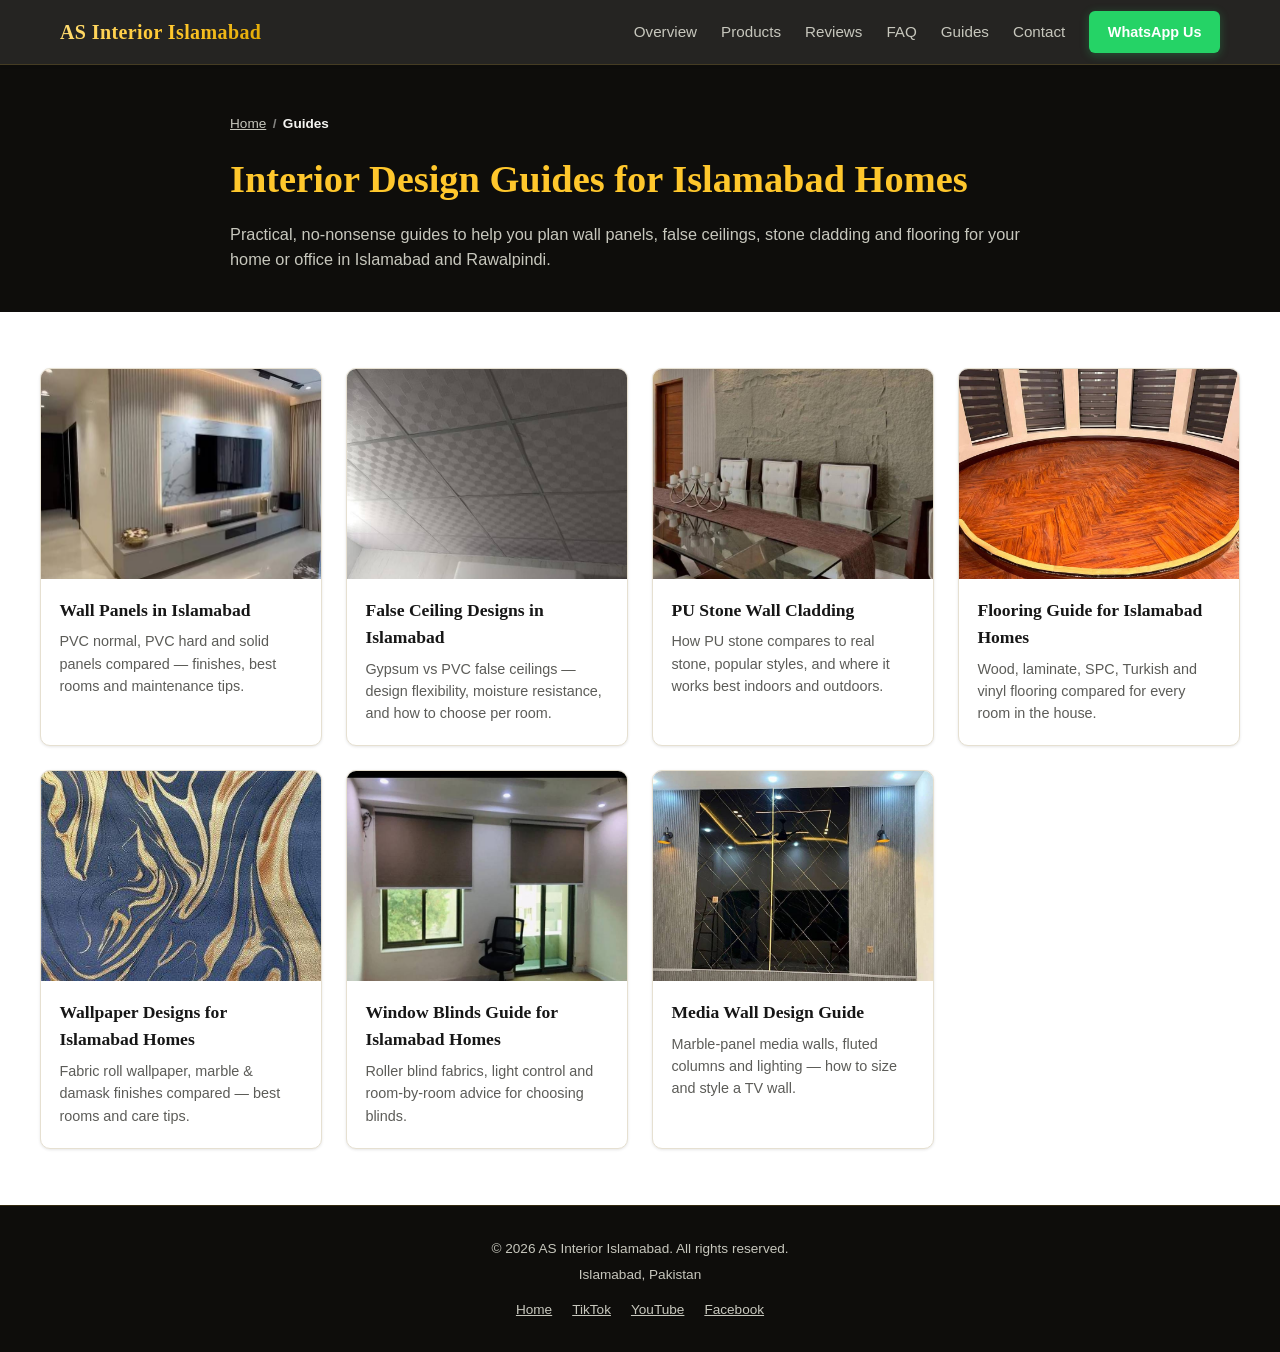
<file: guides/index.html>
<!doctype html>
<html lang="en">
<head>
  <meta charset="UTF-8" />
  <meta name="viewport" content="width=device-width, initial-scale=1.0, viewport-fit=cover" />
  <title>Interior Design Guides for Islamabad Homes | AS Interior</title>
  <meta name="description" content="Practical guides on wall panels, false ceilings, PU stone cladding & flooring for Islamabad and Rawalpindi homeowners, from AS Interior Islamabad." />
  <meta name="robots" content="index, follow" />

  <meta name="geo.region" content="PK-IS" />
  <meta name="geo.placename" content="Islamabad" />

  <link rel="canonical" href="https://islamabadinterior.com/guides/index.html" />

  <link rel="icon" href="../favicon.ico" sizes="any" />
  <link rel="icon" type="image/png" sizes="32x32" href="../assets/images/favicon-32.png" />
  <link rel="apple-touch-icon" sizes="180x180" href="../assets/images/apple-touch-icon.png" />
  <meta name="theme-color" content="#0e0d0b" />

  <meta property="og:type" content="website" />
  <meta property="og:locale" content="en_PK" />
  <meta property="og:site_name" content="AS Interior Islamabad" />
  <meta property="og:title" content="Interior Design Guides for Islamabad Homes | AS Interior" />
  <meta property="og:description" content="Practical guides on wall panels, false ceilings, PU stone cladding & flooring for Islamabad and Rawalpindi homeowners, from AS Interior Islamabad." />
  <meta property="og:image" content="https://islamabadinterior.com/assets/images/og-cover.jpg" />
  <meta property="og:url" content="https://islamabadinterior.com/guides/index.html" />

  <meta name="twitter:card" content="summary_large_image" />
  <meta name="twitter:title" content="Interior Design Guides for Islamabad Homes | AS Interior" />
  <meta name="twitter:description" content="Practical guides on wall panels, false ceilings, PU stone cladding & flooring for Islamabad and Rawalpindi homeowners, from AS Interior Islamabad." />
  <meta name="twitter:image" content="https://islamabadinterior.com/assets/images/og-cover.jpg" />

  <link rel="stylesheet" href="../css/styles.css" />

  <script type="application/ld+json">
  {
    "@context": "https://schema.org",
    "@type": "BreadcrumbList",
    "itemListElement": [
      { "@type": "ListItem", "position": 1, "name": "Home", "item": "https://islamabadinterior.com/" },
      { "@type": "ListItem", "position": 2, "name": "Guides", "item": "https://islamabadinterior.com/guides/index.html" }
    ]
  }
  </script>
</head>
<body>
  <a class="skip-link" href="#main">Skip to content</a>

  <header class="site-header" id="top">
    <div class="header-inner">
      <a class="brand" href="../index.html#top">
        <span class="brand-name" data-field="name">AS Interior Islamabad</span>
      </a>
      <nav class="main-nav" aria-label="Primary">
        <a href="../index.html#overview">Overview</a>
        <a href="../index.html#products">Products</a>
        <a href="../index.html#reviews">Reviews</a>
        <a href="../index.html#faq">FAQ</a>
        <a href="index.html">Guides</a>
        <a href="../index.html#contact">Contact</a>
      </nav>
      <a class="btn btn-whatsapp nav-call" data-field="whatsappHrefGeneric" href="https://wa.me/923363356666" target="_blank" rel="noopener">WhatsApp Us</a>
      <button class="nav-toggle" id="navToggle" aria-label="Toggle menu" aria-expanded="false" aria-controls="main-nav-mobile">
        <span></span><span></span><span></span>
      </button>
    </div>
    <nav class="main-nav-mobile" id="main-nav-mobile" aria-label="Mobile">
      <a href="../index.html#overview">Overview</a>
      <a href="../index.html#products">Products</a>
      <a href="../index.html#reviews">Reviews</a>
      <a href="../index.html#faq">FAQ</a>
      <a href="index.html">Guides</a>
      <a href="../index.html#contact">Contact</a>
    </nav>
  </header>

  <main id="main">
    <section class="guide-hero">
      <div class="section-inner">
        <nav class="breadcrumb guide-breadcrumb" aria-label="Breadcrumb">
          <a href="../index.html">Home</a><span class="sep">/</span><span>Guides</span>
        </nav>
        <h1>Interior Design Guides for Islamabad Homes</h1>
        <p>Practical, no-nonsense guides to help you plan wall panels, false ceilings, stone cladding and flooring for your home or office in Islamabad and Rawalpindi.</p>
      </div>
    </section>

    <section class="section">
      <div class="section-inner">
        <div class="card-grid">
          <a class="service-card" href="wall-panels-islamabad.html">
            <div class="card-media">
              <img src="../assets/images/services/wall-panel.jpg" alt="Wall Panels in Islamabad guide" loading="lazy" />
            </div>
            <div class="card-body">
              <h3>Wall Panels in Islamabad</h3>
              <p>PVC normal, PVC hard and solid panels compared — finishes, best rooms and maintenance tips.</p>
            </div>
          </a>
          <a class="service-card" href="false-ceiling-islamabad.html">
            <div class="card-media">
              <img src="../assets/images/services/ceiling.jpg" alt="False Ceiling Designs in Islamabad guide" loading="lazy" />
            </div>
            <div class="card-body">
              <h3>False Ceiling Designs in Islamabad</h3>
              <p>Gypsum vs PVC false ceilings — design flexibility, moisture resistance, and how to choose per room.</p>
            </div>
          </a>
          <a class="service-card" href="pu-stone-wall-cladding-islamabad.html">
            <div class="card-media">
              <img src="../assets/images/services/pu-stone.jpg" alt="PU Stone Wall Cladding in Islamabad guide" loading="lazy" />
            </div>
            <div class="card-body">
              <h3>PU Stone Wall Cladding</h3>
              <p>How PU stone compares to real stone, popular styles, and where it works best indoors and outdoors.</p>
            </div>
          </a>
          <a class="service-card" href="flooring-guide-islamabad.html">
            <div class="card-media">
              <img src="../assets/images/services/wooden-flooring.jpg" alt="Flooring Guide for Islamabad Homes" loading="lazy" />
            </div>
            <div class="card-body">
              <h3>Flooring Guide for Islamabad Homes</h3>
              <p>Wood, laminate, SPC, Turkish and vinyl flooring compared for every room in the house.</p>
            </div>
          </a>
          <a class="service-card" href="wallpaper-islamabad.html">
            <div class="card-media">
              <img src="../assets/images/services/wallpaper.jpg" alt="Wallpaper Designs for Homes in Islamabad guide" loading="lazy" />
            </div>
            <div class="card-body">
              <h3>Wallpaper Designs for Islamabad Homes</h3>
              <p>Fabric roll wallpaper, marble &amp; damask finishes compared — best rooms and care tips.</p>
            </div>
          </a>
          <a class="service-card" href="blinds-islamabad.html">
            <div class="card-media">
              <img src="../assets/images/services/blinds.jpg" alt="Window Blinds Guide for Islamabad Homes" loading="lazy" />
            </div>
            <div class="card-body">
              <h3>Window Blinds Guide for Islamabad Homes</h3>
              <p>Roller blind fabrics, light control and room-by-room advice for choosing blinds.</p>
            </div>
          </a>
          <a class="service-card" href="media-wall-islamabad.html">
            <div class="card-media">
              <img src="../assets/images/services/media-wall.jpg" alt="Media Wall Design Guide for Islamabad Homes" loading="lazy" />
            </div>
            <div class="card-body">
              <h3>Media Wall Design Guide</h3>
              <p>Marble-panel media walls, fluted columns and lighting — how to size and style a TV wall.</p>
            </div>
          </a>
        </div>
      </div>
    </section>
  </main>

  <footer class="site-footer">
    <div class="section-inner footer-inner">
      <p>&copy; <span id="year"></span> <span data-field="name">AS Interior Islamabad</span>. All rights reserved.</p>
      <p class="footer-city" data-field="city">Islamabad, Pakistan</p>
      <nav class="footer-links" aria-label="Footer">
        <a href="../index.html">Home</a>
        <a data-field="socialTiktokHref" href="https://www.tiktok.com/@as_interior_islamabad" target="_blank" rel="noopener">TikTok</a>
        <a data-field="socialYoutubeHref" href="https://www.youtube.com/@AS_Interior_Islamabad" target="_blank" rel="noopener">YouTube</a>
        <a data-field="socialFacebookHref" href="https://www.facebook.com/profile.php?id=61587008565687" target="_blank" rel="noopener">Facebook</a>
      </nav>
    </div>
  </footer>

  <a class="sticky-call" data-field="whatsappHrefGeneric" href="https://wa.me/923363356666" target="_blank" rel="noopener" aria-label="Message on WhatsApp">
    <svg viewBox="0 0 24 24" width="20" height="20" fill="currentColor" aria-hidden="true">
      <path d="M12 2a10 10 0 00-8.6 15L2 22l5.2-1.4A10 10 0 1012 2zm0 18.2a8.2 8.2 0 01-4.2-1.2l-.3-.2-3.1.8.8-3-.2-.3A8.2 8.2 0 1120.2 12 8.2 8.2 0 0112 20.2zm4.5-6.1c-.2-.1-1.5-.7-1.7-.8-.2-.1-.4-.1-.6.1s-.7.8-.9 1c-.2.2-.3.2-.6.1a6.7 6.7 0 01-2-1.2 7.4 7.4 0 01-1.4-1.7c-.1-.2 0-.4.1-.5l.4-.5c.1-.2.2-.3.2-.5s0-.4-.1-.5-.6-1.5-.9-2c-.2-.5-.4-.4-.6-.4h-.5a1 1 0 00-.7.3 3 3 0 00-1 2.2c0 1.3.9 2.6 1.1 2.8s1.7 2.6 4.1 3.6a13.7 13.7 0 001.4.5 3.3 3.3 0 001.5.1 2.4 2.4 0 001.6-1.1 2 2 0 00.1-1.1c-.1-.1-.3-.2-.5-.3z"/>
    </svg>
    WhatsApp Us
  </a>

  <script src="../js/data.js"></script>
  <script src="../js/guide.js"></script>
</body>
</html>
</file>
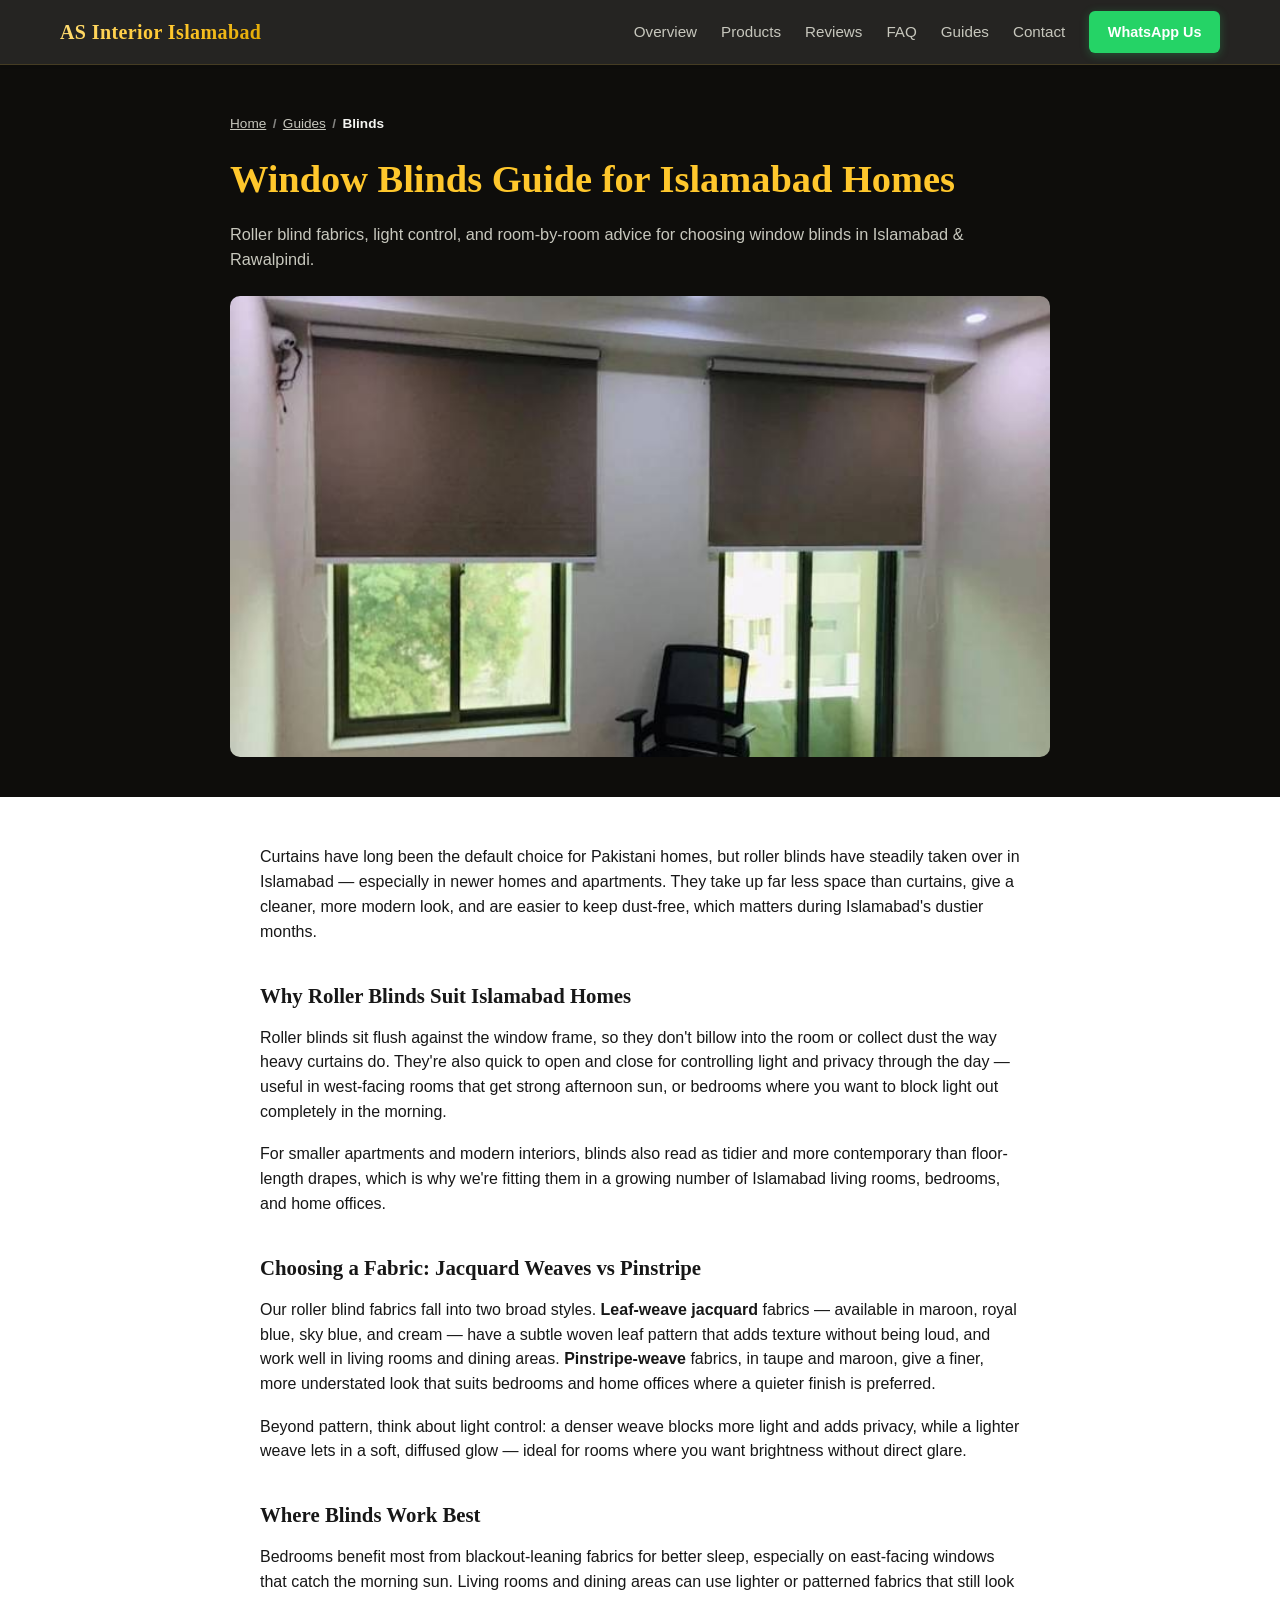
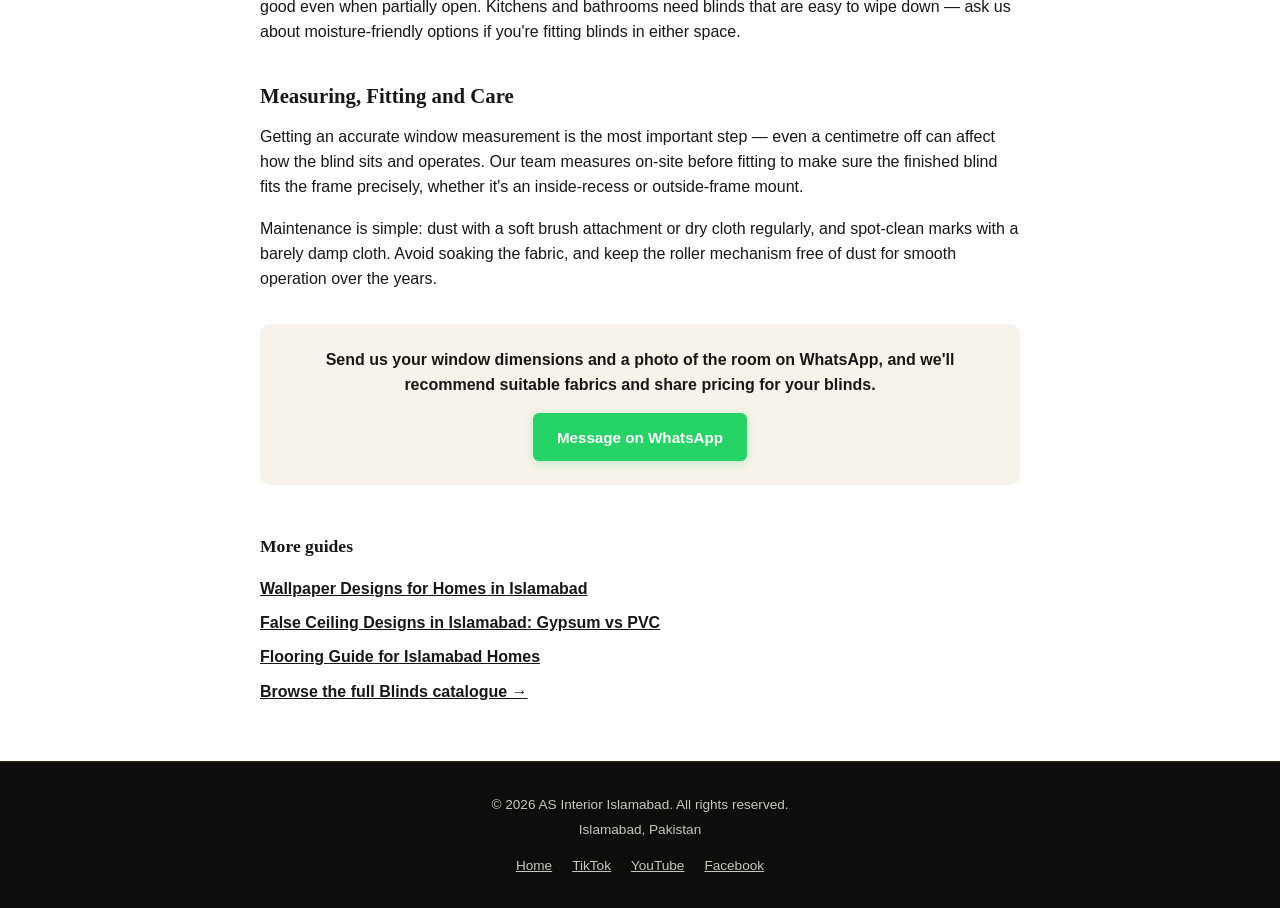
<file: guides/blinds-islamabad.html>
<!doctype html>
<html lang="en">
<head>
  <meta charset="UTF-8" />
  <meta name="viewport" content="width=device-width, initial-scale=1.0, viewport-fit=cover" />
  <title>Window Blinds Guide for Islamabad Homes | AS Interior</title>
  <meta name="description" content="A homeowner's guide to roller blinds in Islamabad — fabric choices, light control, best rooms, and how to measure and maintain window blinds." />
  <meta name="robots" content="index, follow" />

  <meta name="geo.region" content="PK-IS" />
  <meta name="geo.placename" content="Islamabad" />

  <link rel="canonical" href="https://islamabadinterior.com/guides/blinds-islamabad.html" />

  <link rel="icon" href="../favicon.ico" sizes="any" />
  <link rel="icon" type="image/png" sizes="32x32" href="../assets/images/favicon-32.png" />
  <link rel="apple-touch-icon" sizes="180x180" href="../assets/images/apple-touch-icon.png" />
  <meta name="theme-color" content="#0e0d0b" />

  <meta property="og:type" content="article" />
  <meta property="og:locale" content="en_PK" />
  <meta property="og:site_name" content="AS Interior Islamabad" />
  <meta property="og:title" content="Window Blinds Guide for Islamabad Homes" />
  <meta property="og:description" content="A homeowner's guide to roller blinds in Islamabad — fabric choices, light control, best rooms, and how to measure and maintain window blinds." />
  <meta property="og:image" content="https://islamabadinterior.com/assets/images/services/blinds.jpg" />
  <meta property="og:url" content="https://islamabadinterior.com/guides/blinds-islamabad.html" />

  <meta name="twitter:card" content="summary_large_image" />
  <meta name="twitter:title" content="Window Blinds Guide for Islamabad Homes" />
  <meta name="twitter:description" content="A homeowner's guide to roller blinds in Islamabad — fabric choices, light control, best rooms, and how to measure and maintain window blinds." />
  <meta name="twitter:image" content="https://islamabadinterior.com/assets/images/services/blinds.jpg" />

  <link rel="stylesheet" href="../css/styles.css" />

  <script type="application/ld+json">
  {
    "@context": "https://schema.org",
    "@type": "Article",
    "headline": "Window Blinds Guide for Islamabad Homes",
    "description": "A homeowner's guide to roller blinds in Islamabad — fabric choices, light control, best rooms, and how to measure and maintain window blinds.",
    "image": "https://islamabadinterior.com/assets/images/services/blinds.jpg",
    "author": { "@type": "Organization", "name": "AS Interior Islamabad" },
    "publisher": { "@type": "Organization", "name": "AS Interior Islamabad" },
    "mainEntityOfPage": "https://islamabadinterior.com/guides/blinds-islamabad.html"
  }
  </script>
  <script type="application/ld+json">
  {
    "@context": "https://schema.org",
    "@type": "BreadcrumbList",
    "itemListElement": [
      { "@type": "ListItem", "position": 1, "name": "Home", "item": "https://islamabadinterior.com/" },
      { "@type": "ListItem", "position": 2, "name": "Guides", "item": "https://islamabadinterior.com/guides/index.html" },
      { "@type": "ListItem", "position": 3, "name": "Blinds in Islamabad", "item": "https://islamabadinterior.com/guides/blinds-islamabad.html" }
    ]
  }
  </script>
</head>
<body>
  <a class="skip-link" href="#main">Skip to content</a>

  <header class="site-header" id="top">
    <div class="header-inner">
      <a class="brand" href="../index.html#top">
        <span class="brand-name" data-field="name">AS Interior Islamabad</span>
      </a>
      <nav class="main-nav" aria-label="Primary">
        <a href="../index.html#overview">Overview</a>
        <a href="../index.html#products">Products</a>
        <a href="../index.html#reviews">Reviews</a>
        <a href="../index.html#faq">FAQ</a>
        <a href="index.html">Guides</a>
        <a href="../index.html#contact">Contact</a>
      </nav>
      <a class="btn btn-whatsapp nav-call" data-field="whatsappHrefGeneric" href="https://wa.me/923363356666" target="_blank" rel="noopener">WhatsApp Us</a>
      <button class="nav-toggle" id="navToggle" aria-label="Toggle menu" aria-expanded="false" aria-controls="main-nav-mobile">
        <span></span><span></span><span></span>
      </button>
    </div>
    <nav class="main-nav-mobile" id="main-nav-mobile" aria-label="Mobile">
      <a href="../index.html#overview">Overview</a>
      <a href="../index.html#products">Products</a>
      <a href="../index.html#reviews">Reviews</a>
      <a href="../index.html#faq">FAQ</a>
      <a href="index.html">Guides</a>
      <a href="../index.html#contact">Contact</a>
    </nav>
  </header>

  <main id="main">
    <section class="guide-hero">
      <div class="section-inner">
        <nav class="breadcrumb guide-breadcrumb" aria-label="Breadcrumb">
          <a href="../index.html">Home</a><span class="sep">/</span><a href="index.html">Guides</a><span class="sep">/</span><span>Blinds</span>
        </nav>
        <h1>Window Blinds Guide for Islamabad Homes</h1>
        <p>Roller blind fabrics, light control, and room-by-room advice for choosing window blinds in Islamabad &amp; Rawalpindi.</p>
        <div class="guide-hero-image">
          <img src="../assets/images/services/blinds.jpg" alt="Roller blinds fitted on a window in an Islamabad home" loading="lazy" />
        </div>
      </div>
    </section>

    <article class="guide-article">
      <div class="section-inner">
        <p>Curtains have long been the default choice for Pakistani homes, but roller blinds have steadily taken over in Islamabad — especially in newer homes and apartments. They take up far less space than curtains, give a cleaner, more modern look, and are easier to keep dust-free, which matters during Islamabad's dustier months.</p>

        <h2>Why Roller Blinds Suit Islamabad Homes</h2>
        <p>Roller blinds sit flush against the window frame, so they don't billow into the room or collect dust the way heavy curtains do. They're also quick to open and close for controlling light and privacy through the day — useful in west-facing rooms that get strong afternoon sun, or bedrooms where you want to block light out completely in the morning.</p>
        <p>For smaller apartments and modern interiors, blinds also read as tidier and more contemporary than floor-length drapes, which is why we're fitting them in a growing number of Islamabad living rooms, bedrooms, and home offices.</p>

        <h2>Choosing a Fabric: Jacquard Weaves vs Pinstripe</h2>
        <p>Our roller blind fabrics fall into two broad styles. <strong>Leaf-weave jacquard</strong> fabrics — available in maroon, royal blue, sky blue, and cream — have a subtle woven leaf pattern that adds texture without being loud, and work well in living rooms and dining areas. <strong>Pinstripe-weave</strong> fabrics, in taupe and maroon, give a finer, more understated look that suits bedrooms and home offices where a quieter finish is preferred.</p>
        <p>Beyond pattern, think about light control: a denser weave blocks more light and adds privacy, while a lighter weave lets in a soft, diffused glow — ideal for rooms where you want brightness without direct glare.</p>

        <h2>Where Blinds Work Best</h2>
        <p>Bedrooms benefit most from blackout-leaning fabrics for better sleep, especially on east-facing windows that catch the morning sun. Living rooms and dining areas can use lighter or patterned fabrics that still look good even when partially open. Kitchens and bathrooms need blinds that are easy to wipe down — ask us about moisture-friendly options if you're fitting blinds in either space.</p>

        <h2>Measuring, Fitting and Care</h2>
        <p>Getting an accurate window measurement is the most important step — even a centimetre off can affect how the blind sits and operates. Our team measures on-site before fitting to make sure the finished blind fits the frame precisely, whether it's an inside-recess or outside-frame mount.</p>
        <p>Maintenance is simple: dust with a soft brush attachment or dry cloth regularly, and spot-clean marks with a barely damp cloth. Avoid soaking the fabric, and keep the roller mechanism free of dust for smooth operation over the years.</p>

        <div class="guide-cta">
          <p>Send us your window dimensions and a photo of the room on WhatsApp, and we'll recommend suitable fabrics and share pricing for your blinds.</p>
          <a class="btn btn-whatsapp" data-field="whatsappHrefGeneric" href="https://wa.me/923363356666" target="_blank" rel="noopener">Message on WhatsApp</a>
        </div>
      </div>
    </article>

    <section class="guide-related">
      <div class="section-inner">
        <h2>More guides</h2>
        <div class="guide-related-links">
          <a href="wallpaper-islamabad.html">Wallpaper Designs for Homes in Islamabad</a>
          <a href="false-ceiling-islamabad.html">False Ceiling Designs in Islamabad: Gypsum vs PVC</a>
          <a href="flooring-guide-islamabad.html">Flooring Guide for Islamabad Homes</a>
          <a href="../index.html#products">Browse the full Blinds catalogue →</a>
        </div>
      </div>
    </section>
  </main>

  <footer class="site-footer">
    <div class="section-inner footer-inner">
      <p>&copy; <span id="year"></span> <span data-field="name">AS Interior Islamabad</span>. All rights reserved.</p>
      <p class="footer-city" data-field="city">Islamabad, Pakistan</p>
      <nav class="footer-links" aria-label="Footer">
        <a href="../index.html">Home</a>
        <a data-field="socialTiktokHref" href="https://www.tiktok.com/@as_interior_islamabad" target="_blank" rel="noopener">TikTok</a>
        <a data-field="socialYoutubeHref" href="https://www.youtube.com/@AS_Interior_Islamabad" target="_blank" rel="noopener">YouTube</a>
        <a data-field="socialFacebookHref" href="https://www.facebook.com/profile.php?id=61587008565687" target="_blank" rel="noopener">Facebook</a>
      </nav>
    </div>
  </footer>

  <a class="sticky-call" data-field="whatsappHrefGeneric" href="https://wa.me/923363356666" target="_blank" rel="noopener" aria-label="Message on WhatsApp">
    <svg viewBox="0 0 24 24" width="20" height="20" fill="currentColor" aria-hidden="true">
      <path d="M12 2a10 10 0 00-8.6 15L2 22l5.2-1.4A10 10 0 1012 2zm0 18.2a8.2 8.2 0 01-4.2-1.2l-.3-.2-3.1.8.8-3-.2-.3A8.2 8.2 0 1120.2 12 8.2 8.2 0 0112 20.2zm4.5-6.1c-.2-.1-1.5-.7-1.7-.8-.2-.1-.4-.1-.6.1s-.7.8-.9 1c-.2.2-.3.2-.6.1a6.7 6.7 0 01-2-1.2 7.4 7.4 0 01-1.4-1.7c-.1-.2 0-.4.1-.5l.4-.5c.1-.2.2-.3.2-.5s0-.4-.1-.5-.6-1.5-.9-2c-.2-.5-.4-.4-.6-.4h-.5a1 1 0 00-.7.3 3 3 0 00-1 2.2c0 1.3.9 2.6 1.1 2.8s1.7 2.6 4.1 3.6a13.7 13.7 0 001.4.5 3.3 3.3 0 001.5.1 2.4 2.4 0 001.6-1.1 2 2 0 00.1-1.1c-.1-.1-.3-.2-.5-.3z"/>
    </svg>
    WhatsApp Us
  </a>

  <script src="../js/data.js"></script>
  <script src="../js/guide.js"></script>
</body>
</html>
</file>
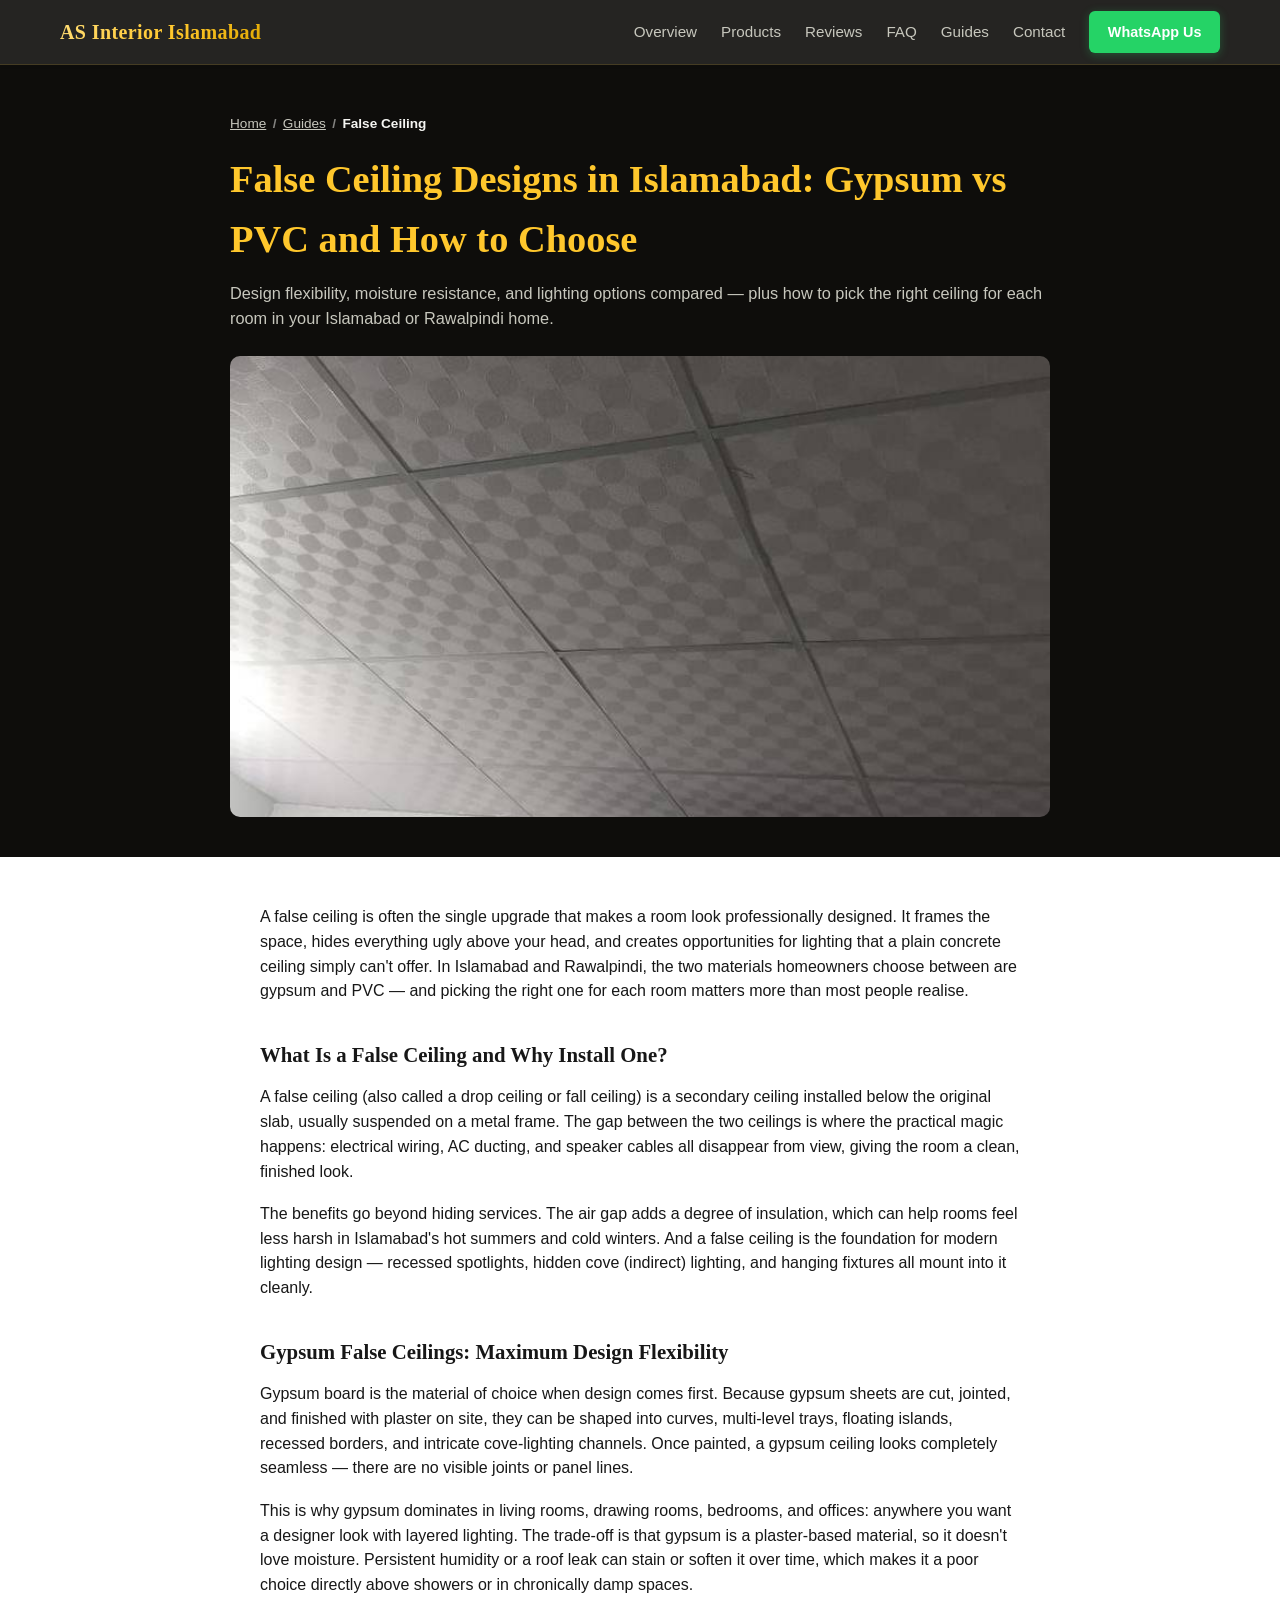
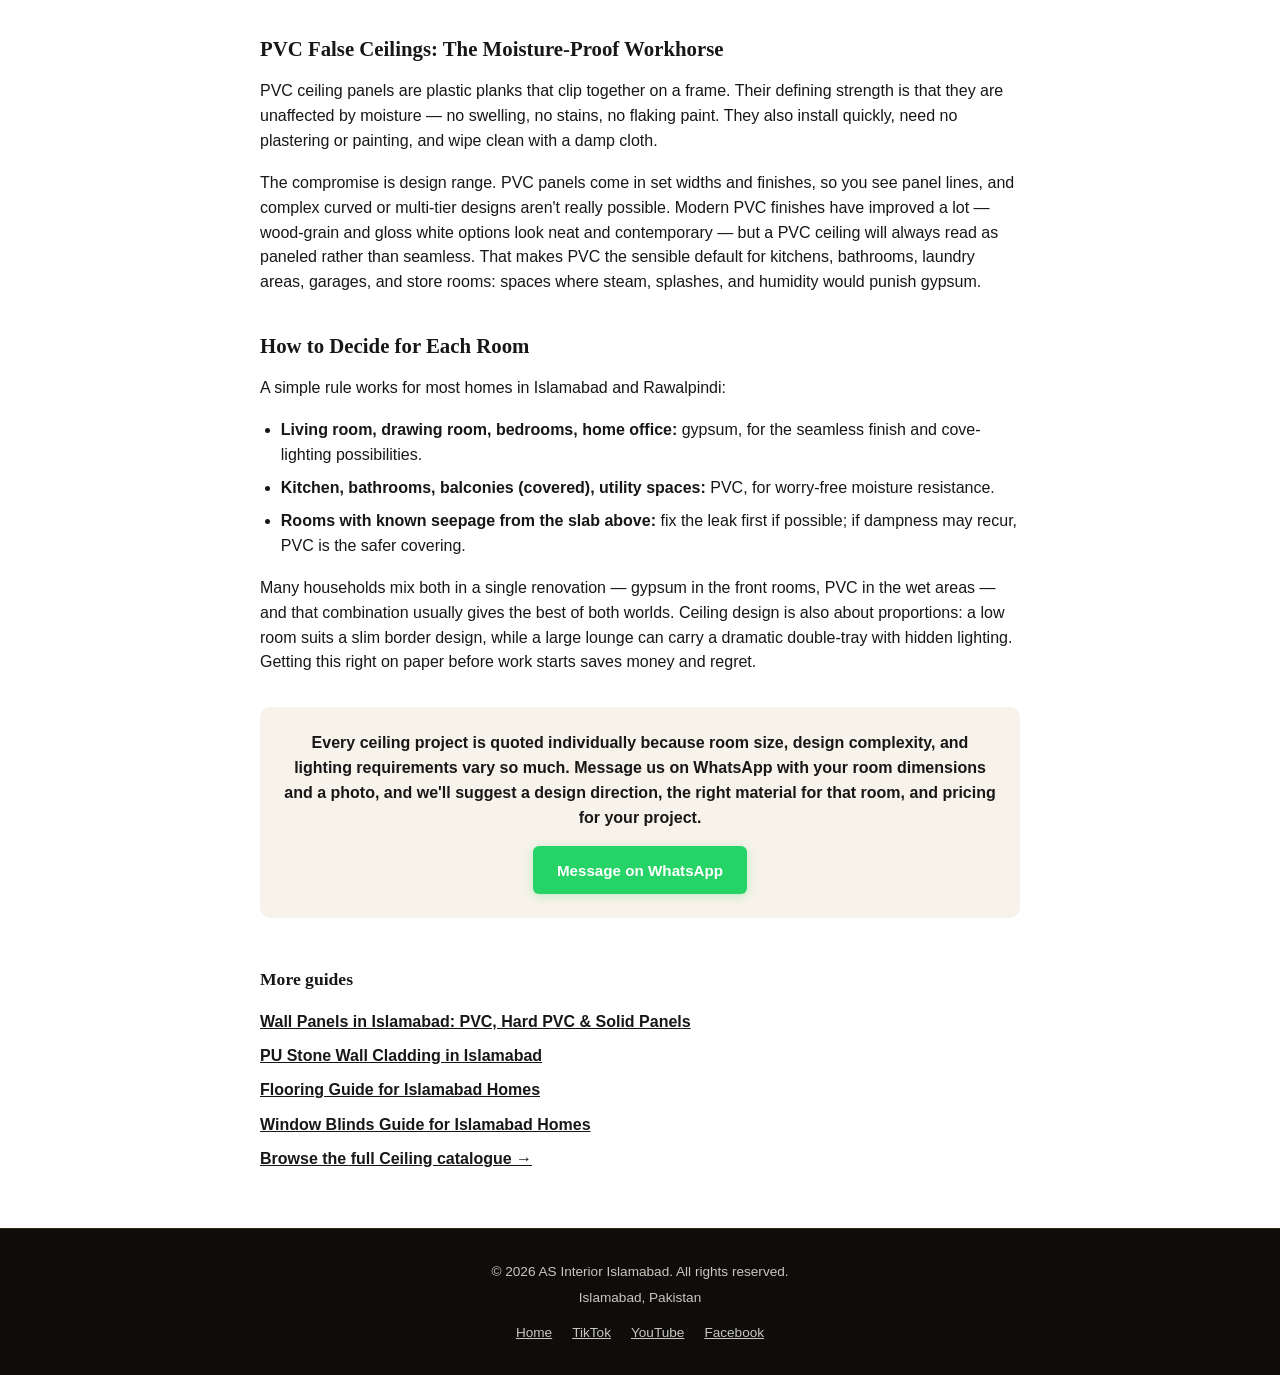
<file: guides/false-ceiling-islamabad.html>
<!doctype html>
<html lang="en">
<head>
  <meta charset="UTF-8" />
  <meta name="viewport" content="width=device-width, initial-scale=1.0, viewport-fit=cover" />
  <title>False Ceiling Designs in Islamabad: Gypsum vs PVC | AS Interior</title>
  <meta name="description" content="Gypsum vs PVC false ceilings for Islamabad homes: design flexibility, moisture resistance, lighting options, and how to pick the right ceiling for each room." />
  <meta name="robots" content="index, follow" />

  <meta name="geo.region" content="PK-IS" />
  <meta name="geo.placename" content="Islamabad" />

  <link rel="canonical" href="https://islamabadinterior.com/guides/false-ceiling-islamabad.html" />

  <link rel="icon" href="../favicon.ico" sizes="any" />
  <link rel="icon" type="image/png" sizes="32x32" href="../assets/images/favicon-32.png" />
  <link rel="apple-touch-icon" sizes="180x180" href="../assets/images/apple-touch-icon.png" />
  <meta name="theme-color" content="#0e0d0b" />

  <meta property="og:type" content="article" />
  <meta property="og:locale" content="en_PK" />
  <meta property="og:site_name" content="AS Interior Islamabad" />
  <meta property="og:title" content="False Ceiling Designs in Islamabad: Gypsum vs PVC" />
  <meta property="og:description" content="Gypsum vs PVC false ceilings for Islamabad homes: design flexibility, moisture resistance, lighting options, and how to pick the right ceiling for each room." />
  <meta property="og:image" content="https://islamabadinterior.com/assets/images/services/ceiling.jpg" />
  <meta property="og:url" content="https://islamabadinterior.com/guides/false-ceiling-islamabad.html" />

  <meta name="twitter:card" content="summary_large_image" />
  <meta name="twitter:title" content="False Ceiling Designs in Islamabad: Gypsum vs PVC" />
  <meta name="twitter:description" content="Gypsum vs PVC false ceilings for Islamabad homes: design flexibility, moisture resistance, lighting options, and how to pick the right ceiling for each room." />
  <meta name="twitter:image" content="https://islamabadinterior.com/assets/images/services/ceiling.jpg" />

  <link rel="stylesheet" href="../css/styles.css" />

  <script type="application/ld+json">
  {
    "@context": "https://schema.org",
    "@type": "Article",
    "headline": "False Ceiling Designs in Islamabad: Gypsum vs PVC and How to Choose",
    "description": "Gypsum vs PVC false ceilings for Islamabad homes: design flexibility, moisture resistance, lighting options, and how to pick the right ceiling for each room.",
    "image": "https://islamabadinterior.com/assets/images/services/ceiling.jpg",
    "author": { "@type": "Organization", "name": "AS Interior Islamabad" },
    "publisher": { "@type": "Organization", "name": "AS Interior Islamabad" },
    "mainEntityOfPage": "https://islamabadinterior.com/guides/false-ceiling-islamabad.html"
  }
  </script>
  <script type="application/ld+json">
  {
    "@context": "https://schema.org",
    "@type": "BreadcrumbList",
    "itemListElement": [
      { "@type": "ListItem", "position": 1, "name": "Home", "item": "https://islamabadinterior.com/" },
      { "@type": "ListItem", "position": 2, "name": "Guides", "item": "https://islamabadinterior.com/guides/index.html" },
      { "@type": "ListItem", "position": 3, "name": "False Ceiling Designs in Islamabad", "item": "https://islamabadinterior.com/guides/false-ceiling-islamabad.html" }
    ]
  }
  </script>
</head>
<body>
  <a class="skip-link" href="#main">Skip to content</a>

  <header class="site-header" id="top">
    <div class="header-inner">
      <a class="brand" href="../index.html#top">
        <span class="brand-name" data-field="name">AS Interior Islamabad</span>
      </a>
      <nav class="main-nav" aria-label="Primary">
        <a href="../index.html#overview">Overview</a>
        <a href="../index.html#products">Products</a>
        <a href="../index.html#reviews">Reviews</a>
        <a href="../index.html#faq">FAQ</a>
        <a href="index.html">Guides</a>
        <a href="../index.html#contact">Contact</a>
      </nav>
      <a class="btn btn-whatsapp nav-call" data-field="whatsappHrefGeneric" href="https://wa.me/923363356666" target="_blank" rel="noopener">WhatsApp Us</a>
      <button class="nav-toggle" id="navToggle" aria-label="Toggle menu" aria-expanded="false" aria-controls="main-nav-mobile">
        <span></span><span></span><span></span>
      </button>
    </div>
    <nav class="main-nav-mobile" id="main-nav-mobile" aria-label="Mobile">
      <a href="../index.html#overview">Overview</a>
      <a href="../index.html#products">Products</a>
      <a href="../index.html#reviews">Reviews</a>
      <a href="../index.html#faq">FAQ</a>
      <a href="index.html">Guides</a>
      <a href="../index.html#contact">Contact</a>
    </nav>
  </header>

  <main id="main">
    <section class="guide-hero">
      <div class="section-inner">
        <nav class="breadcrumb guide-breadcrumb" aria-label="Breadcrumb">
          <a href="../index.html">Home</a><span class="sep">/</span><a href="index.html">Guides</a><span class="sep">/</span><span>False Ceiling</span>
        </nav>
        <h1>False Ceiling Designs in Islamabad: Gypsum vs PVC and How to Choose</h1>
        <p>Design flexibility, moisture resistance, and lighting options compared — plus how to pick the right ceiling for each room in your Islamabad or Rawalpindi home.</p>
        <div class="guide-hero-image">
          <img src="../assets/images/services/ceiling.jpg" alt="False ceiling design installed in an Islamabad home" loading="lazy" />
        </div>
      </div>
    </section>

    <article class="guide-article">
      <div class="section-inner">
        <p>A false ceiling is often the single upgrade that makes a room look professionally designed. It frames the space, hides everything ugly above your head, and creates opportunities for lighting that a plain concrete ceiling simply can't offer. In Islamabad and Rawalpindi, the two materials homeowners choose between are gypsum and PVC — and picking the right one for each room matters more than most people realise.</p>

        <h2>What Is a False Ceiling and Why Install One?</h2>
        <p>A false ceiling (also called a drop ceiling or fall ceiling) is a secondary ceiling installed below the original slab, usually suspended on a metal frame. The gap between the two ceilings is where the practical magic happens: electrical wiring, AC ducting, and speaker cables all disappear from view, giving the room a clean, finished look.</p>
        <p>The benefits go beyond hiding services. The air gap adds a degree of insulation, which can help rooms feel less harsh in Islamabad's hot summers and cold winters. And a false ceiling is the foundation for modern lighting design — recessed spotlights, hidden cove (indirect) lighting, and hanging fixtures all mount into it cleanly.</p>

        <h2>Gypsum False Ceilings: Maximum Design Flexibility</h2>
        <p>Gypsum board is the material of choice when design comes first. Because gypsum sheets are cut, jointed, and finished with plaster on site, they can be shaped into curves, multi-level trays, floating islands, recessed borders, and intricate cove-lighting channels. Once painted, a gypsum ceiling looks completely seamless — there are no visible joints or panel lines.</p>
        <p>This is why gypsum dominates in living rooms, drawing rooms, bedrooms, and offices: anywhere you want a designer look with layered lighting. The trade-off is that gypsum is a plaster-based material, so it doesn't love moisture. Persistent humidity or a roof leak can stain or soften it over time, which makes it a poor choice directly above showers or in chronically damp spaces.</p>

        <h2>PVC False Ceilings: The Moisture-Proof Workhorse</h2>
        <p>PVC ceiling panels are plastic planks that clip together on a frame. Their defining strength is that they are unaffected by moisture — no swelling, no stains, no flaking paint. They also install quickly, need no plastering or painting, and wipe clean with a damp cloth.</p>
        <p>The compromise is design range. PVC panels come in set widths and finishes, so you see panel lines, and complex curved or multi-tier designs aren't really possible. Modern PVC finishes have improved a lot — wood-grain and gloss white options look neat and contemporary — but a PVC ceiling will always read as paneled rather than seamless. That makes PVC the sensible default for kitchens, bathrooms, laundry areas, garages, and store rooms: spaces where steam, splashes, and humidity would punish gypsum.</p>

        <h2>How to Decide for Each Room</h2>
        <p>A simple rule works for most homes in Islamabad and Rawalpindi:</p>
        <ul class="guide-list">
          <li><strong>Living room, drawing room, bedrooms, home office:</strong> gypsum, for the seamless finish and cove-lighting possibilities.</li>
          <li><strong>Kitchen, bathrooms, balconies (covered), utility spaces:</strong> PVC, for worry-free moisture resistance.</li>
          <li><strong>Rooms with known seepage from the slab above:</strong> fix the leak first if possible; if dampness may recur, PVC is the safer covering.</li>
        </ul>
        <p>Many households mix both in a single renovation — gypsum in the front rooms, PVC in the wet areas — and that combination usually gives the best of both worlds. Ceiling design is also about proportions: a low room suits a slim border design, while a large lounge can carry a dramatic double-tray with hidden lighting. Getting this right on paper before work starts saves money and regret.</p>

        <div class="guide-cta">
          <p>Every ceiling project is quoted individually because room size, design complexity, and lighting requirements vary so much. Message us on WhatsApp with your room dimensions and a photo, and we'll suggest a design direction, the right material for that room, and pricing for your project.</p>
          <a class="btn btn-whatsapp" data-field="whatsappHrefGeneric" href="https://wa.me/923363356666" target="_blank" rel="noopener">Message on WhatsApp</a>
        </div>
      </div>
    </article>

    <section class="guide-related">
      <div class="section-inner">
        <h2>More guides</h2>
        <div class="guide-related-links">
          <a href="wall-panels-islamabad.html">Wall Panels in Islamabad: PVC, Hard PVC & Solid Panels</a>
          <a href="pu-stone-wall-cladding-islamabad.html">PU Stone Wall Cladding in Islamabad</a>
          <a href="flooring-guide-islamabad.html">Flooring Guide for Islamabad Homes</a>
          <a href="blinds-islamabad.html">Window Blinds Guide for Islamabad Homes</a>
          <a href="../index.html#products">Browse the full Ceiling catalogue →</a>
        </div>
      </div>
    </section>
  </main>

  <footer class="site-footer">
    <div class="section-inner footer-inner">
      <p>&copy; <span id="year"></span> <span data-field="name">AS Interior Islamabad</span>. All rights reserved.</p>
      <p class="footer-city" data-field="city">Islamabad, Pakistan</p>
      <nav class="footer-links" aria-label="Footer">
        <a href="../index.html">Home</a>
        <a data-field="socialTiktokHref" href="https://www.tiktok.com/@as_interior_islamabad" target="_blank" rel="noopener">TikTok</a>
        <a data-field="socialYoutubeHref" href="https://www.youtube.com/@AS_Interior_Islamabad" target="_blank" rel="noopener">YouTube</a>
        <a data-field="socialFacebookHref" href="https://www.facebook.com/profile.php?id=61587008565687" target="_blank" rel="noopener">Facebook</a>
      </nav>
    </div>
  </footer>

  <a class="sticky-call" data-field="whatsappHrefGeneric" href="https://wa.me/923363356666" target="_blank" rel="noopener" aria-label="Message on WhatsApp">
    <svg viewBox="0 0 24 24" width="20" height="20" fill="currentColor" aria-hidden="true">
      <path d="M12 2a10 10 0 00-8.6 15L2 22l5.2-1.4A10 10 0 1012 2zm0 18.2a8.2 8.2 0 01-4.2-1.2l-.3-.2-3.1.8.8-3-.2-.3A8.2 8.2 0 1120.2 12 8.2 8.2 0 0112 20.2zm4.5-6.1c-.2-.1-1.5-.7-1.7-.8-.2-.1-.4-.1-.6.1s-.7.8-.9 1c-.2.2-.3.2-.6.1a6.7 6.7 0 01-2-1.2 7.4 7.4 0 01-1.4-1.7c-.1-.2 0-.4.1-.5l.4-.5c.1-.2.2-.3.2-.5s0-.4-.1-.5-.6-1.5-.9-2c-.2-.5-.4-.4-.6-.4h-.5a1 1 0 00-.7.3 3 3 0 00-1 2.2c0 1.3.9 2.6 1.1 2.8s1.7 2.6 4.1 3.6a13.7 13.7 0 001.4.5 3.3 3.3 0 001.5.1 2.4 2.4 0 001.6-1.1 2 2 0 00.1-1.1c-.1-.1-.3-.2-.5-.3z"/>
    </svg>
    WhatsApp Us
  </a>

  <script src="../js/data.js"></script>
  <script src="../js/guide.js"></script>
</body>
</html>
</file>
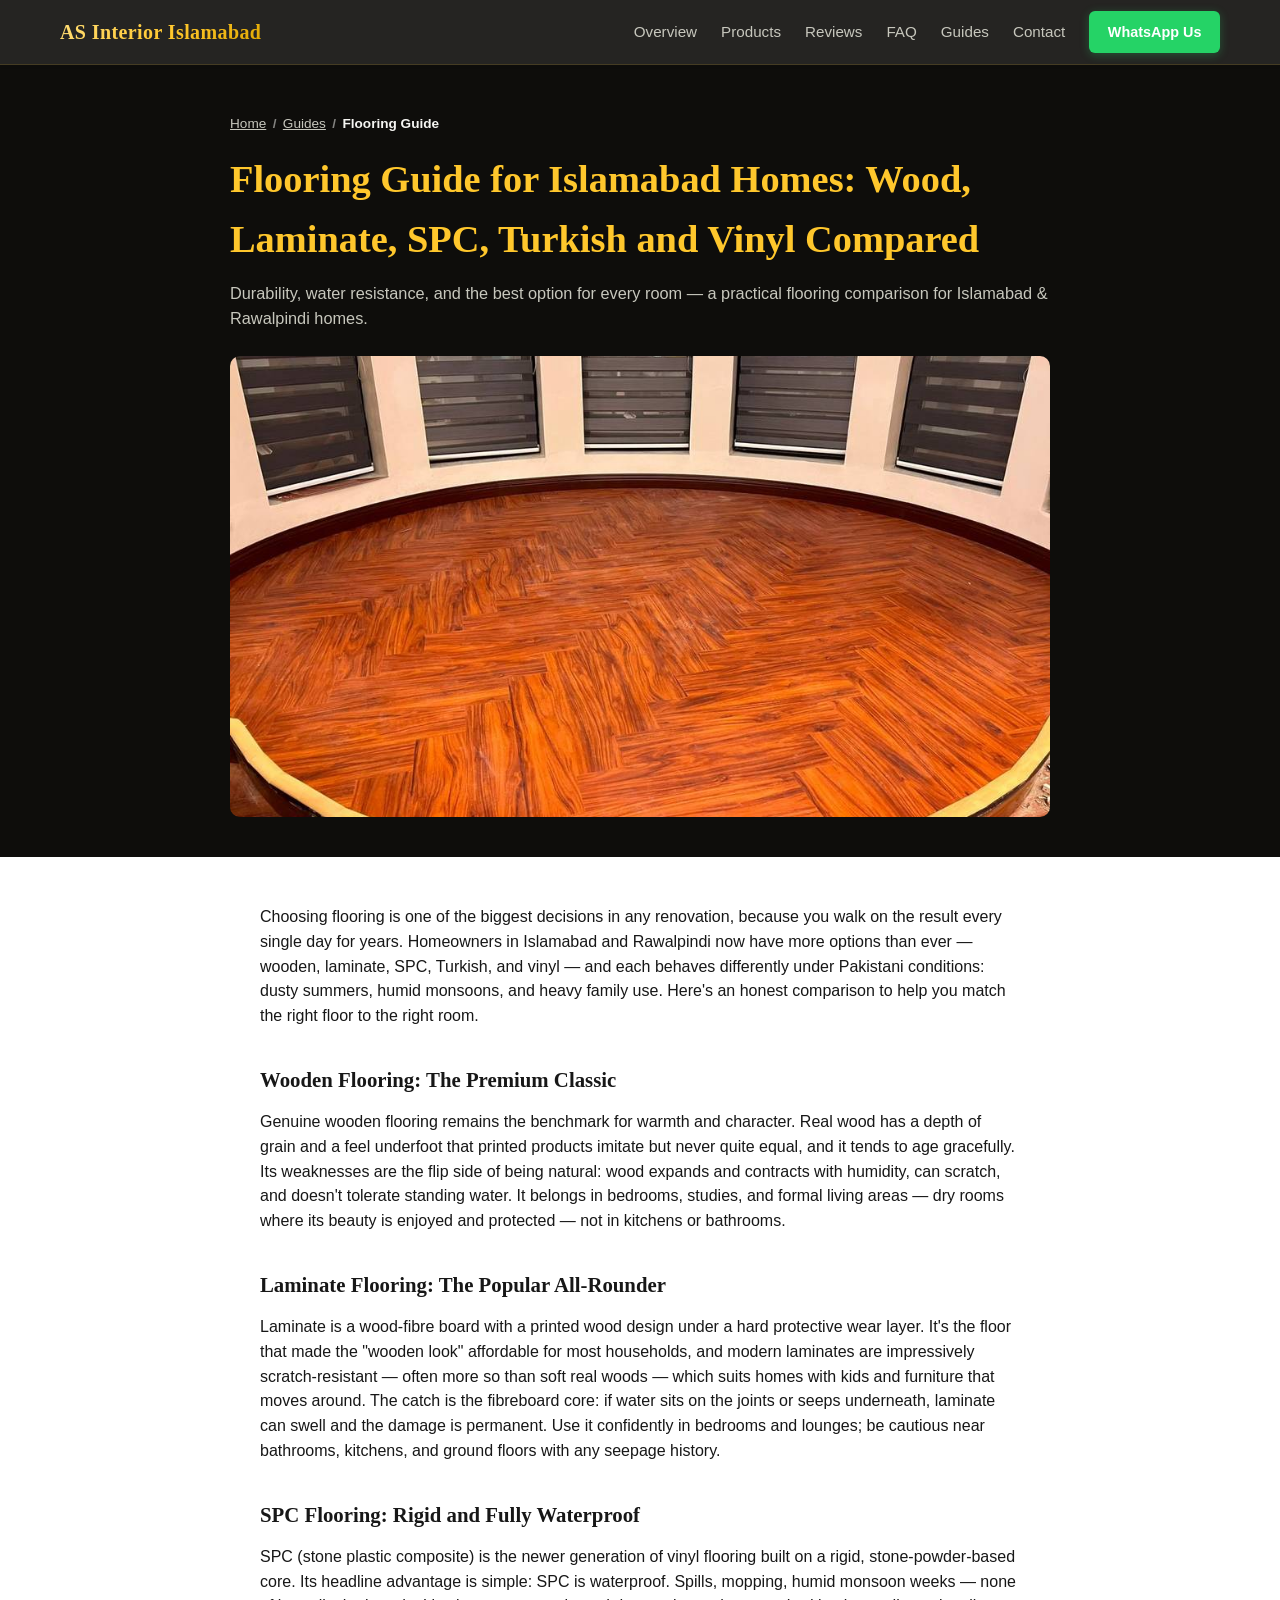
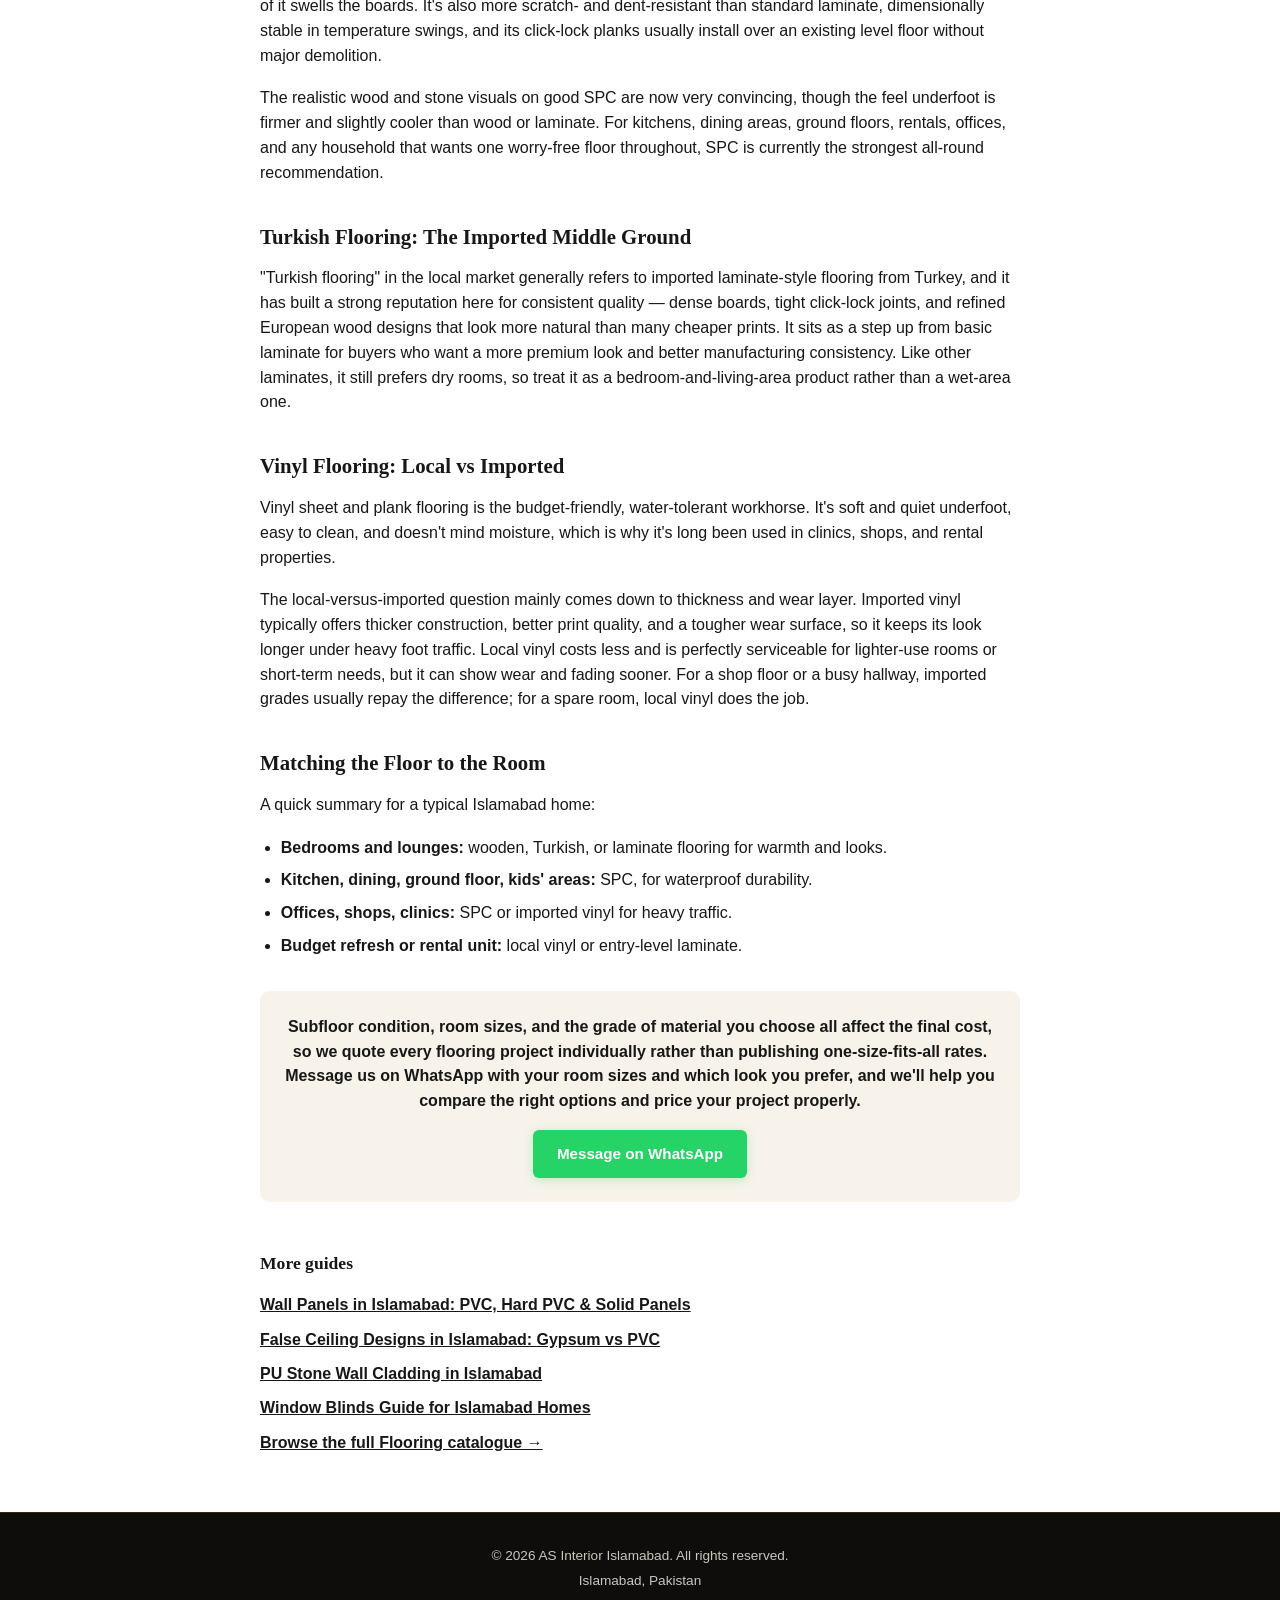
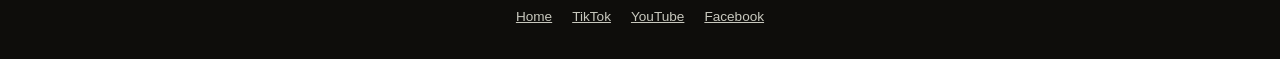
<file: guides/flooring-guide-islamabad.html>
<!doctype html>
<html lang="en">
<head>
  <meta charset="UTF-8" />
  <meta name="viewport" content="width=device-width, initial-scale=1.0, viewport-fit=cover" />
  <title>Flooring Guide for Islamabad Homes: Wood, SPC, Vinyl | AS Interior</title>
  <meta name="description" content="Compare wooden, laminate, SPC, Turkish and vinyl flooring for Islamabad homes — durability, water resistance and the best option for every room in the house." />
  <meta name="robots" content="index, follow" />

  <meta name="geo.region" content="PK-IS" />
  <meta name="geo.placename" content="Islamabad" />

  <link rel="canonical" href="https://islamabadinterior.com/guides/flooring-guide-islamabad.html" />

  <link rel="icon" href="../favicon.ico" sizes="any" />
  <link rel="icon" type="image/png" sizes="32x32" href="../assets/images/favicon-32.png" />
  <link rel="apple-touch-icon" sizes="180x180" href="../assets/images/apple-touch-icon.png" />
  <meta name="theme-color" content="#0e0d0b" />

  <meta property="og:type" content="article" />
  <meta property="og:locale" content="en_PK" />
  <meta property="og:site_name" content="AS Interior Islamabad" />
  <meta property="og:title" content="Flooring Guide for Islamabad Homes: Wood, Laminate, SPC, Turkish & Vinyl Compared" />
  <meta property="og:description" content="Compare wooden, laminate, SPC, Turkish and vinyl flooring for Islamabad homes — durability, water resistance and the best option for every room in the house." />
  <meta property="og:image" content="https://islamabadinterior.com/assets/images/services/wooden-flooring.jpg" />
  <meta property="og:url" content="https://islamabadinterior.com/guides/flooring-guide-islamabad.html" />

  <meta name="twitter:card" content="summary_large_image" />
  <meta name="twitter:title" content="Flooring Guide for Islamabad Homes: Wood, Laminate, SPC, Turkish & Vinyl Compared" />
  <meta name="twitter:description" content="Compare wooden, laminate, SPC, Turkish and vinyl flooring for Islamabad homes — durability, water resistance and the best option for every room in the house." />
  <meta name="twitter:image" content="https://islamabadinterior.com/assets/images/services/wooden-flooring.jpg" />

  <link rel="stylesheet" href="../css/styles.css" />

  <script type="application/ld+json">
  {
    "@context": "https://schema.org",
    "@type": "Article",
    "headline": "Flooring Guide for Islamabad Homes: Wood, Laminate, SPC, Turkish and Vinyl Compared",
    "description": "Compare wooden, laminate, SPC, Turkish and vinyl flooring for Islamabad homes — durability, water resistance and the best option for every room in the house.",
    "image": "https://islamabadinterior.com/assets/images/services/wooden-flooring.jpg",
    "author": { "@type": "Organization", "name": "AS Interior Islamabad" },
    "publisher": { "@type": "Organization", "name": "AS Interior Islamabad" },
    "mainEntityOfPage": "https://islamabadinterior.com/guides/flooring-guide-islamabad.html"
  }
  </script>
  <script type="application/ld+json">
  {
    "@context": "https://schema.org",
    "@type": "BreadcrumbList",
    "itemListElement": [
      { "@type": "ListItem", "position": 1, "name": "Home", "item": "https://islamabadinterior.com/" },
      { "@type": "ListItem", "position": 2, "name": "Guides", "item": "https://islamabadinterior.com/guides/index.html" },
      { "@type": "ListItem", "position": 3, "name": "Flooring Guide for Islamabad Homes", "item": "https://islamabadinterior.com/guides/flooring-guide-islamabad.html" }
    ]
  }
  </script>
</head>
<body>
  <a class="skip-link" href="#main">Skip to content</a>

  <header class="site-header" id="top">
    <div class="header-inner">
      <a class="brand" href="../index.html#top">
        <span class="brand-name" data-field="name">AS Interior Islamabad</span>
      </a>
      <nav class="main-nav" aria-label="Primary">
        <a href="../index.html#overview">Overview</a>
        <a href="../index.html#products">Products</a>
        <a href="../index.html#reviews">Reviews</a>
        <a href="../index.html#faq">FAQ</a>
        <a href="index.html">Guides</a>
        <a href="../index.html#contact">Contact</a>
      </nav>
      <a class="btn btn-whatsapp nav-call" data-field="whatsappHrefGeneric" href="https://wa.me/923363356666" target="_blank" rel="noopener">WhatsApp Us</a>
      <button class="nav-toggle" id="navToggle" aria-label="Toggle menu" aria-expanded="false" aria-controls="main-nav-mobile">
        <span></span><span></span><span></span>
      </button>
    </div>
    <nav class="main-nav-mobile" id="main-nav-mobile" aria-label="Mobile">
      <a href="../index.html#overview">Overview</a>
      <a href="../index.html#products">Products</a>
      <a href="../index.html#reviews">Reviews</a>
      <a href="../index.html#faq">FAQ</a>
      <a href="index.html">Guides</a>
      <a href="../index.html#contact">Contact</a>
    </nav>
  </header>

  <main id="main">
    <section class="guide-hero">
      <div class="section-inner">
        <nav class="breadcrumb guide-breadcrumb" aria-label="Breadcrumb">
          <a href="../index.html">Home</a><span class="sep">/</span><a href="index.html">Guides</a><span class="sep">/</span><span>Flooring Guide</span>
        </nav>
        <h1>Flooring Guide for Islamabad Homes: Wood, Laminate, SPC, Turkish and Vinyl Compared</h1>
        <p>Durability, water resistance, and the best option for every room — a practical flooring comparison for Islamabad &amp; Rawalpindi homes.</p>
        <div class="guide-hero-image">
          <img src="../assets/images/services/wooden-flooring.jpg" alt="Wooden flooring installed in an Islamabad home" loading="lazy" />
        </div>
      </div>
    </section>

    <article class="guide-article">
      <div class="section-inner">
        <p>Choosing flooring is one of the biggest decisions in any renovation, because you walk on the result every single day for years. Homeowners in Islamabad and Rawalpindi now have more options than ever — wooden, laminate, SPC, Turkish, and vinyl — and each behaves differently under Pakistani conditions: dusty summers, humid monsoons, and heavy family use. Here's an honest comparison to help you match the right floor to the right room.</p>

        <h2>Wooden Flooring: The Premium Classic</h2>
        <p>Genuine wooden flooring remains the benchmark for warmth and character. Real wood has a depth of grain and a feel underfoot that printed products imitate but never quite equal, and it tends to age gracefully. Its weaknesses are the flip side of being natural: wood expands and contracts with humidity, can scratch, and doesn't tolerate standing water. It belongs in bedrooms, studies, and formal living areas — dry rooms where its beauty is enjoyed and protected — not in kitchens or bathrooms.</p>

        <h2>Laminate Flooring: The Popular All-Rounder</h2>
        <p>Laminate is a wood-fibre board with a printed wood design under a hard protective wear layer. It's the floor that made the "wooden look" affordable for most households, and modern laminates are impressively scratch-resistant — often more so than soft real woods — which suits homes with kids and furniture that moves around. The catch is the fibreboard core: if water sits on the joints or seeps underneath, laminate can swell and the damage is permanent. Use it confidently in bedrooms and lounges; be cautious near bathrooms, kitchens, and ground floors with any seepage history.</p>

        <h2>SPC Flooring: Rigid and Fully Waterproof</h2>
        <p>SPC (stone plastic composite) is the newer generation of vinyl flooring built on a rigid, stone-powder-based core. Its headline advantage is simple: SPC is waterproof. Spills, mopping, humid monsoon weeks — none of it swells the boards. It's also more scratch- and dent-resistant than standard laminate, dimensionally stable in temperature swings, and its click-lock planks usually install over an existing level floor without major demolition.</p>
        <p>The realistic wood and stone visuals on good SPC are now very convincing, though the feel underfoot is firmer and slightly cooler than wood or laminate. For kitchens, dining areas, ground floors, rentals, offices, and any household that wants one worry-free floor throughout, SPC is currently the strongest all-round recommendation.</p>

        <h2>Turkish Flooring: The Imported Middle Ground</h2>
        <p>"Turkish flooring" in the local market generally refers to imported laminate-style flooring from Turkey, and it has built a strong reputation here for consistent quality — dense boards, tight click-lock joints, and refined European wood designs that look more natural than many cheaper prints. It sits as a step up from basic laminate for buyers who want a more premium look and better manufacturing consistency. Like other laminates, it still prefers dry rooms, so treat it as a bedroom-and-living-area product rather than a wet-area one.</p>

        <h2>Vinyl Flooring: Local vs Imported</h2>
        <p>Vinyl sheet and plank flooring is the budget-friendly, water-tolerant workhorse. It's soft and quiet underfoot, easy to clean, and doesn't mind moisture, which is why it's long been used in clinics, shops, and rental properties.</p>
        <p>The local-versus-imported question mainly comes down to thickness and wear layer. Imported vinyl typically offers thicker construction, better print quality, and a tougher wear surface, so it keeps its look longer under heavy foot traffic. Local vinyl costs less and is perfectly serviceable for lighter-use rooms or short-term needs, but it can show wear and fading sooner. For a shop floor or a busy hallway, imported grades usually repay the difference; for a spare room, local vinyl does the job.</p>

        <h2>Matching the Floor to the Room</h2>
        <p>A quick summary for a typical Islamabad home:</p>
        <ul class="guide-list">
          <li><strong>Bedrooms and lounges:</strong> wooden, Turkish, or laminate flooring for warmth and looks.</li>
          <li><strong>Kitchen, dining, ground floor, kids' areas:</strong> SPC, for waterproof durability.</li>
          <li><strong>Offices, shops, clinics:</strong> SPC or imported vinyl for heavy traffic.</li>
          <li><strong>Budget refresh or rental unit:</strong> local vinyl or entry-level laminate.</li>
        </ul>

        <div class="guide-cta">
          <p>Subfloor condition, room sizes, and the grade of material you choose all affect the final cost, so we quote every flooring project individually rather than publishing one-size-fits-all rates. Message us on WhatsApp with your room sizes and which look you prefer, and we'll help you compare the right options and price your project properly.</p>
          <a class="btn btn-whatsapp" data-field="whatsappHrefGeneric" href="https://wa.me/923363356666" target="_blank" rel="noopener">Message on WhatsApp</a>
        </div>
      </div>
    </article>

    <section class="guide-related">
      <div class="section-inner">
        <h2>More guides</h2>
        <div class="guide-related-links">
          <a href="wall-panels-islamabad.html">Wall Panels in Islamabad: PVC, Hard PVC & Solid Panels</a>
          <a href="false-ceiling-islamabad.html">False Ceiling Designs in Islamabad: Gypsum vs PVC</a>
          <a href="pu-stone-wall-cladding-islamabad.html">PU Stone Wall Cladding in Islamabad</a>
          <a href="blinds-islamabad.html">Window Blinds Guide for Islamabad Homes</a>
          <a href="../index.html#products">Browse the full Flooring catalogue →</a>
        </div>
      </div>
    </section>
  </main>

  <footer class="site-footer">
    <div class="section-inner footer-inner">
      <p>&copy; <span id="year"></span> <span data-field="name">AS Interior Islamabad</span>. All rights reserved.</p>
      <p class="footer-city" data-field="city">Islamabad, Pakistan</p>
      <nav class="footer-links" aria-label="Footer">
        <a href="../index.html">Home</a>
        <a data-field="socialTiktokHref" href="https://www.tiktok.com/@as_interior_islamabad" target="_blank" rel="noopener">TikTok</a>
        <a data-field="socialYoutubeHref" href="https://www.youtube.com/@AS_Interior_Islamabad" target="_blank" rel="noopener">YouTube</a>
        <a data-field="socialFacebookHref" href="https://www.facebook.com/profile.php?id=61587008565687" target="_blank" rel="noopener">Facebook</a>
      </nav>
    </div>
  </footer>

  <a class="sticky-call" data-field="whatsappHrefGeneric" href="https://wa.me/923363356666" target="_blank" rel="noopener" aria-label="Message on WhatsApp">
    <svg viewBox="0 0 24 24" width="20" height="20" fill="currentColor" aria-hidden="true">
      <path d="M12 2a10 10 0 00-8.6 15L2 22l5.2-1.4A10 10 0 1012 2zm0 18.2a8.2 8.2 0 01-4.2-1.2l-.3-.2-3.1.8.8-3-.2-.3A8.2 8.2 0 1120.2 12 8.2 8.2 0 0112 20.2zm4.5-6.1c-.2-.1-1.5-.7-1.7-.8-.2-.1-.4-.1-.6.1s-.7.8-.9 1c-.2.2-.3.2-.6.1a6.7 6.7 0 01-2-1.2 7.4 7.4 0 01-1.4-1.7c-.1-.2 0-.4.1-.5l.4-.5c.1-.2.2-.3.2-.5s0-.4-.1-.5-.6-1.5-.9-2c-.2-.5-.4-.4-.6-.4h-.5a1 1 0 00-.7.3 3 3 0 00-1 2.2c0 1.3.9 2.6 1.1 2.8s1.7 2.6 4.1 3.6a13.7 13.7 0 001.4.5 3.3 3.3 0 001.5.1 2.4 2.4 0 001.6-1.1 2 2 0 00.1-1.1c-.1-.1-.3-.2-.5-.3z"/>
    </svg>
    WhatsApp Us
  </a>

  <script src="../js/data.js"></script>
  <script src="../js/guide.js"></script>
</body>
</html>
</file>
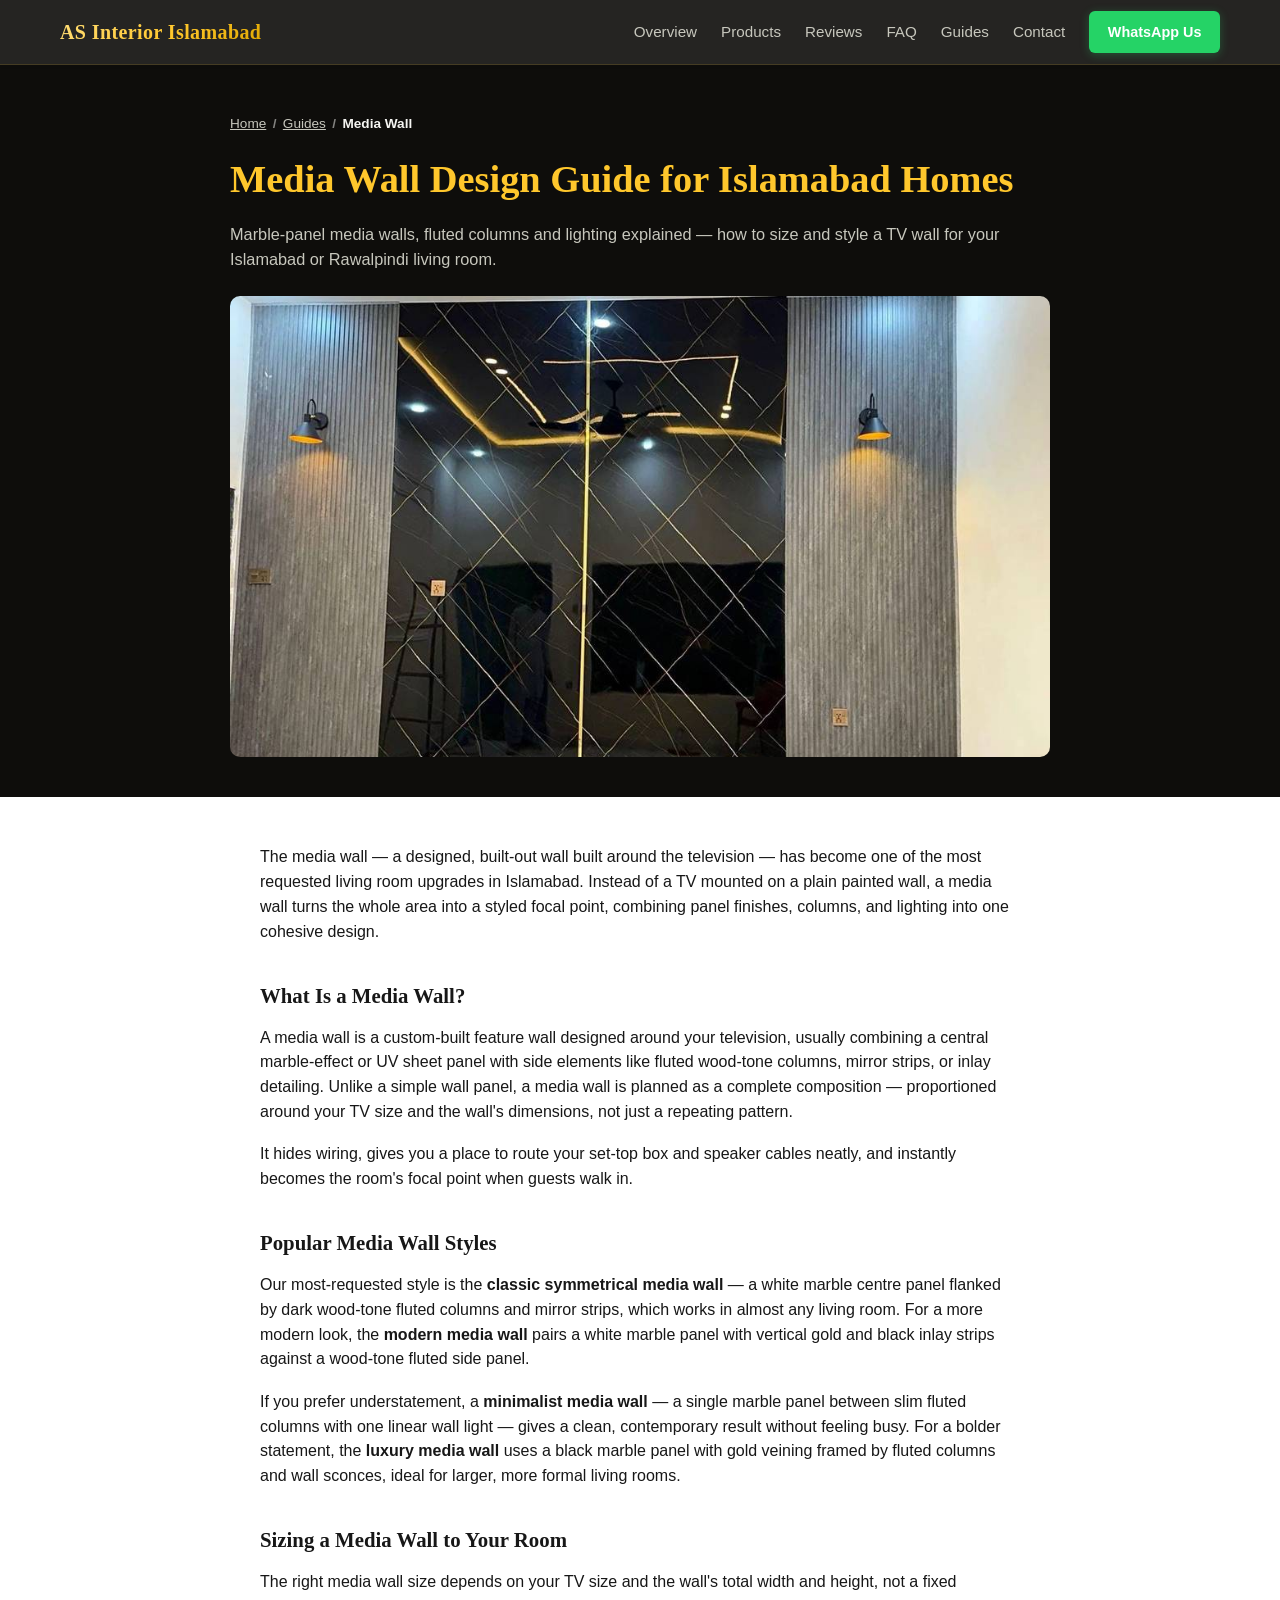
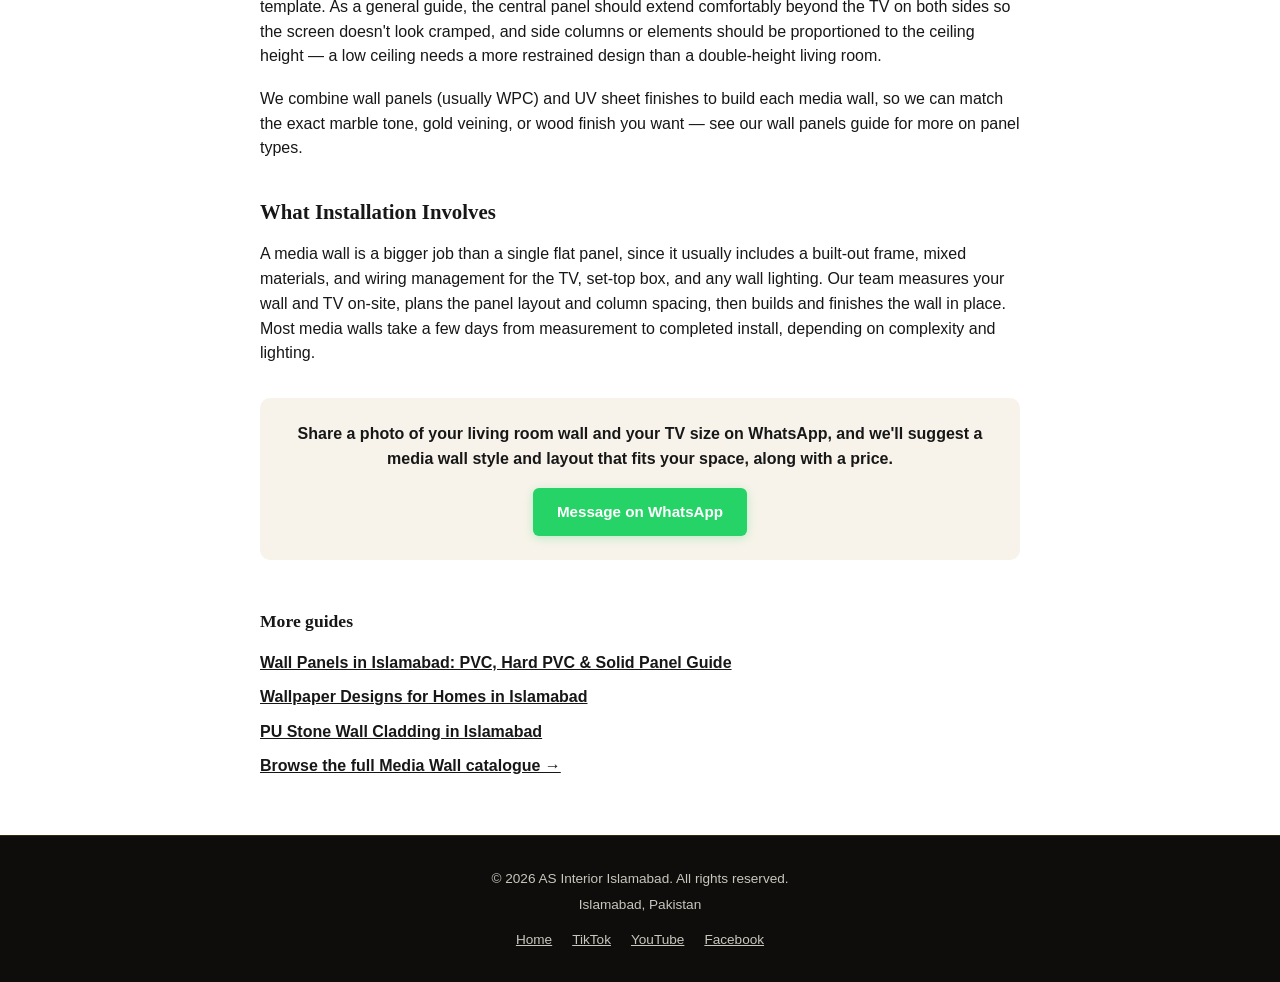
<file: guides/media-wall-islamabad.html>
<!doctype html>
<html lang="en">
<head>
  <meta charset="UTF-8" />
  <meta name="viewport" content="width=device-width, initial-scale=1.0, viewport-fit=cover" />
  <title>Media Wall Design Guide for Islamabad Homes | AS Interior</title>
  <meta name="description" content="A homeowner's guide to media / TV walls in Islamabad — marble panel styles, fluted columns & lighting, sizing for your living room, and what installation involves." />
  <meta name="robots" content="index, follow" />

  <meta name="geo.region" content="PK-IS" />
  <meta name="geo.placename" content="Islamabad" />

  <link rel="canonical" href="https://islamabadinterior.com/guides/media-wall-islamabad.html" />

  <link rel="icon" href="../favicon.ico" sizes="any" />
  <link rel="icon" type="image/png" sizes="32x32" href="../assets/images/favicon-32.png" />
  <link rel="apple-touch-icon" sizes="180x180" href="../assets/images/apple-touch-icon.png" />
  <meta name="theme-color" content="#0e0d0b" />

  <meta property="og:type" content="article" />
  <meta property="og:locale" content="en_PK" />
  <meta property="og:site_name" content="AS Interior Islamabad" />
  <meta property="og:title" content="Media Wall Design Guide for Islamabad Homes" />
  <meta property="og:description" content="A homeowner's guide to media / TV walls in Islamabad — marble panel styles, fluted columns & lighting, sizing for your living room, and what installation involves." />
  <meta property="og:image" content="https://islamabadinterior.com/assets/images/services/media-wall.jpg" />
  <meta property="og:url" content="https://islamabadinterior.com/guides/media-wall-islamabad.html" />

  <meta name="twitter:card" content="summary_large_image" />
  <meta name="twitter:title" content="Media Wall Design Guide for Islamabad Homes" />
  <meta name="twitter:description" content="A homeowner's guide to media / TV walls in Islamabad — marble panel styles, fluted columns & lighting, sizing for your living room, and what installation involves." />
  <meta name="twitter:image" content="https://islamabadinterior.com/assets/images/services/media-wall.jpg" />

  <link rel="stylesheet" href="../css/styles.css" />

  <script type="application/ld+json">
  {
    "@context": "https://schema.org",
    "@type": "Article",
    "headline": "Media Wall Design Guide for Islamabad Homes",
    "description": "A homeowner's guide to media / TV walls in Islamabad — marble panel styles, fluted columns & lighting, sizing for your living room, and what installation involves.",
    "image": "https://islamabadinterior.com/assets/images/services/media-wall.jpg",
    "author": { "@type": "Organization", "name": "AS Interior Islamabad" },
    "publisher": { "@type": "Organization", "name": "AS Interior Islamabad" },
    "mainEntityOfPage": "https://islamabadinterior.com/guides/media-wall-islamabad.html"
  }
  </script>
  <script type="application/ld+json">
  {
    "@context": "https://schema.org",
    "@type": "BreadcrumbList",
    "itemListElement": [
      { "@type": "ListItem", "position": 1, "name": "Home", "item": "https://islamabadinterior.com/" },
      { "@type": "ListItem", "position": 2, "name": "Guides", "item": "https://islamabadinterior.com/guides/index.html" },
      { "@type": "ListItem", "position": 3, "name": "Media Wall in Islamabad", "item": "https://islamabadinterior.com/guides/media-wall-islamabad.html" }
    ]
  }
  </script>
</head>
<body>
  <a class="skip-link" href="#main">Skip to content</a>

  <header class="site-header" id="top">
    <div class="header-inner">
      <a class="brand" href="../index.html#top">
        <span class="brand-name" data-field="name">AS Interior Islamabad</span>
      </a>
      <nav class="main-nav" aria-label="Primary">
        <a href="../index.html#overview">Overview</a>
        <a href="../index.html#products">Products</a>
        <a href="../index.html#reviews">Reviews</a>
        <a href="../index.html#faq">FAQ</a>
        <a href="index.html">Guides</a>
        <a href="../index.html#contact">Contact</a>
      </nav>
      <a class="btn btn-whatsapp nav-call" data-field="whatsappHrefGeneric" href="https://wa.me/923363356666" target="_blank" rel="noopener">WhatsApp Us</a>
      <button class="nav-toggle" id="navToggle" aria-label="Toggle menu" aria-expanded="false" aria-controls="main-nav-mobile">
        <span></span><span></span><span></span>
      </button>
    </div>
    <nav class="main-nav-mobile" id="main-nav-mobile" aria-label="Mobile">
      <a href="../index.html#overview">Overview</a>
      <a href="../index.html#products">Products</a>
      <a href="../index.html#reviews">Reviews</a>
      <a href="../index.html#faq">FAQ</a>
      <a href="index.html">Guides</a>
      <a href="../index.html#contact">Contact</a>
    </nav>
  </header>

  <main id="main">
    <section class="guide-hero">
      <div class="section-inner">
        <nav class="breadcrumb guide-breadcrumb" aria-label="Breadcrumb">
          <a href="../index.html">Home</a><span class="sep">/</span><a href="index.html">Guides</a><span class="sep">/</span><span>Media Wall</span>
        </nav>
        <h1>Media Wall Design Guide for Islamabad Homes</h1>
        <p>Marble-panel media walls, fluted columns and lighting explained — how to size and style a TV wall for your Islamabad or Rawalpindi living room.</p>
        <div class="guide-hero-image">
          <img src="../assets/images/services/media-wall.jpg" alt="Marble media wall with TV installed in an Islamabad living room" loading="lazy" />
        </div>
      </div>
    </section>

    <article class="guide-article">
      <div class="section-inner">
        <p>The media wall — a designed, built-out wall built around the television — has become one of the most requested living room upgrades in Islamabad. Instead of a TV mounted on a plain painted wall, a media wall turns the whole area into a styled focal point, combining panel finishes, columns, and lighting into one cohesive design.</p>

        <h2>What Is a Media Wall?</h2>
        <p>A media wall is a custom-built feature wall designed around your television, usually combining a central marble-effect or UV sheet panel with side elements like fluted wood-tone columns, mirror strips, or inlay detailing. Unlike a simple wall panel, a media wall is planned as a complete composition — proportioned around your TV size and the wall's dimensions, not just a repeating pattern.</p>
        <p>It hides wiring, gives you a place to route your set-top box and speaker cables neatly, and instantly becomes the room's focal point when guests walk in.</p>

        <h2>Popular Media Wall Styles</h2>
        <p>Our most-requested style is the <strong>classic symmetrical media wall</strong> — a white marble centre panel flanked by dark wood-tone fluted columns and mirror strips, which works in almost any living room. For a more modern look, the <strong>modern media wall</strong> pairs a white marble panel with vertical gold and black inlay strips against a wood-tone fluted side panel.</p>
        <p>If you prefer understatement, a <strong>minimalist media wall</strong> — a single marble panel between slim fluted columns with one linear wall light — gives a clean, contemporary result without feeling busy. For a bolder statement, the <strong>luxury media wall</strong> uses a black marble panel with gold veining framed by fluted columns and wall sconces, ideal for larger, more formal living rooms.</p>

        <h2>Sizing a Media Wall to Your Room</h2>
        <p>The right media wall size depends on your TV size and the wall's total width and height, not a fixed template. As a general guide, the central panel should extend comfortably beyond the TV on both sides so the screen doesn't look cramped, and side columns or elements should be proportioned to the ceiling height — a low ceiling needs a more restrained design than a double-height living room.</p>
        <p>We combine wall panels (usually WPC) and UV sheet finishes to build each media wall, so we can match the exact marble tone, gold veining, or wood finish you want — see our <a href="wall-panels-islamabad.html">wall panels guide</a> for more on panel types.</p>

        <h2>What Installation Involves</h2>
        <p>A media wall is a bigger job than a single flat panel, since it usually includes a built-out frame, mixed materials, and wiring management for the TV, set-top box, and any wall lighting. Our team measures your wall and TV on-site, plans the panel layout and column spacing, then builds and finishes the wall in place. Most media walls take a few days from measurement to completed install, depending on complexity and lighting.</p>

        <div class="guide-cta">
          <p>Share a photo of your living room wall and your TV size on WhatsApp, and we'll suggest a media wall style and layout that fits your space, along with a price.</p>
          <a class="btn btn-whatsapp" data-field="whatsappHrefGeneric" href="https://wa.me/923363356666" target="_blank" rel="noopener">Message on WhatsApp</a>
        </div>
      </div>
    </article>

    <section class="guide-related">
      <div class="section-inner">
        <h2>More guides</h2>
        <div class="guide-related-links">
          <a href="wall-panels-islamabad.html">Wall Panels in Islamabad: PVC, Hard PVC &amp; Solid Panel Guide</a>
          <a href="wallpaper-islamabad.html">Wallpaper Designs for Homes in Islamabad</a>
          <a href="pu-stone-wall-cladding-islamabad.html">PU Stone Wall Cladding in Islamabad</a>
          <a href="../index.html#products">Browse the full Media Wall catalogue →</a>
        </div>
      </div>
    </section>
  </main>

  <footer class="site-footer">
    <div class="section-inner footer-inner">
      <p>&copy; <span id="year"></span> <span data-field="name">AS Interior Islamabad</span>. All rights reserved.</p>
      <p class="footer-city" data-field="city">Islamabad, Pakistan</p>
      <nav class="footer-links" aria-label="Footer">
        <a href="../index.html">Home</a>
        <a data-field="socialTiktokHref" href="https://www.tiktok.com/@as_interior_islamabad" target="_blank" rel="noopener">TikTok</a>
        <a data-field="socialYoutubeHref" href="https://www.youtube.com/@AS_Interior_Islamabad" target="_blank" rel="noopener">YouTube</a>
        <a data-field="socialFacebookHref" href="https://www.facebook.com/profile.php?id=61587008565687" target="_blank" rel="noopener">Facebook</a>
      </nav>
    </div>
  </footer>

  <a class="sticky-call" data-field="whatsappHrefGeneric" href="https://wa.me/923363356666" target="_blank" rel="noopener" aria-label="Message on WhatsApp">
    <svg viewBox="0 0 24 24" width="20" height="20" fill="currentColor" aria-hidden="true">
      <path d="M12 2a10 10 0 00-8.6 15L2 22l5.2-1.4A10 10 0 1012 2zm0 18.2a8.2 8.2 0 01-4.2-1.2l-.3-.2-3.1.8.8-3-.2-.3A8.2 8.2 0 1120.2 12 8.2 8.2 0 0112 20.2zm4.5-6.1c-.2-.1-1.5-.7-1.7-.8-.2-.1-.4-.1-.6.1s-.7.8-.9 1c-.2.2-.3.2-.6.1a6.7 6.7 0 01-2-1.2 7.4 7.4 0 01-1.4-1.7c-.1-.2 0-.4.1-.5l.4-.5c.1-.2.2-.3.2-.5s0-.4-.1-.5-.6-1.5-.9-2c-.2-.5-.4-.4-.6-.4h-.5a1 1 0 00-.7.3 3 3 0 00-1 2.2c0 1.3.9 2.6 1.1 2.8s1.7 2.6 4.1 3.6a13.7 13.7 0 001.4.5 3.3 3.3 0 001.5.1 2.4 2.4 0 001.6-1.1 2 2 0 00.1-1.1c-.1-.1-.3-.2-.5-.3z"/>
    </svg>
    WhatsApp Us
  </a>

  <script src="../js/data.js"></script>
  <script src="../js/guide.js"></script>
</body>
</html>
</file>
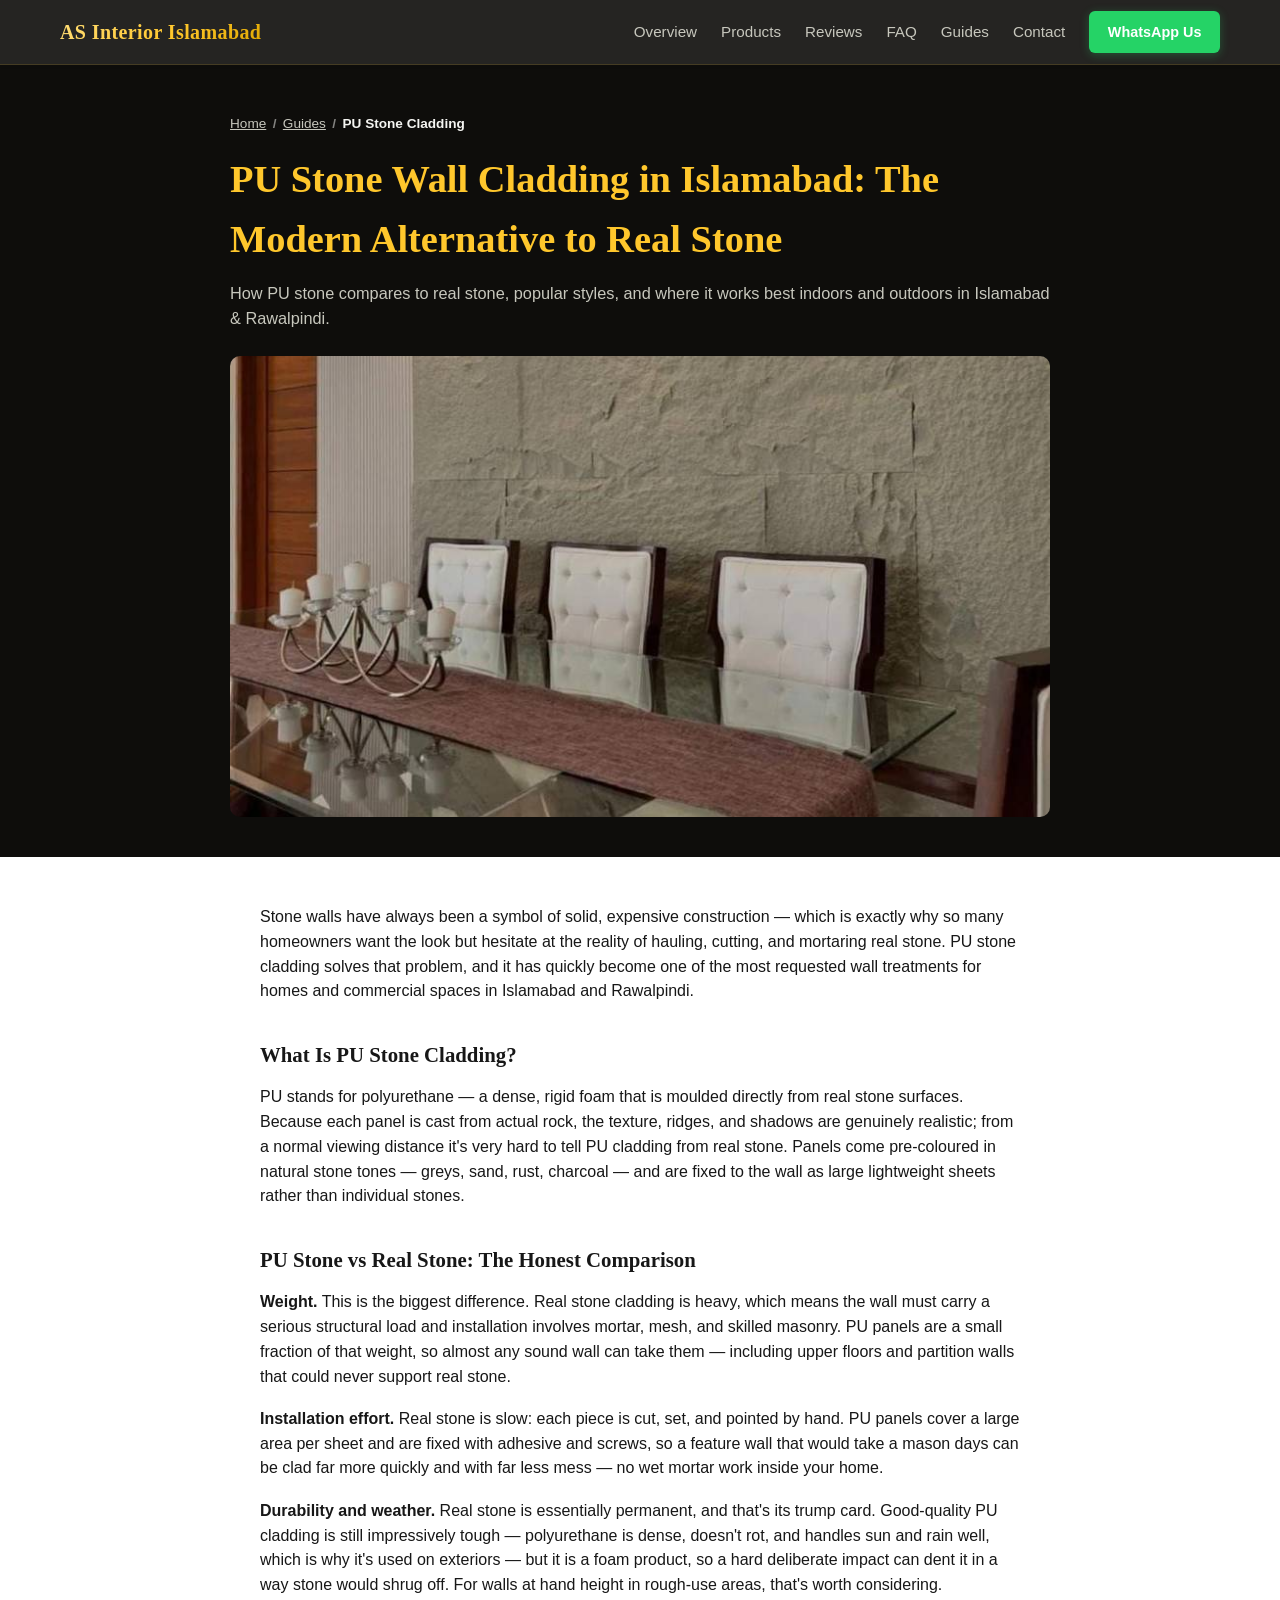
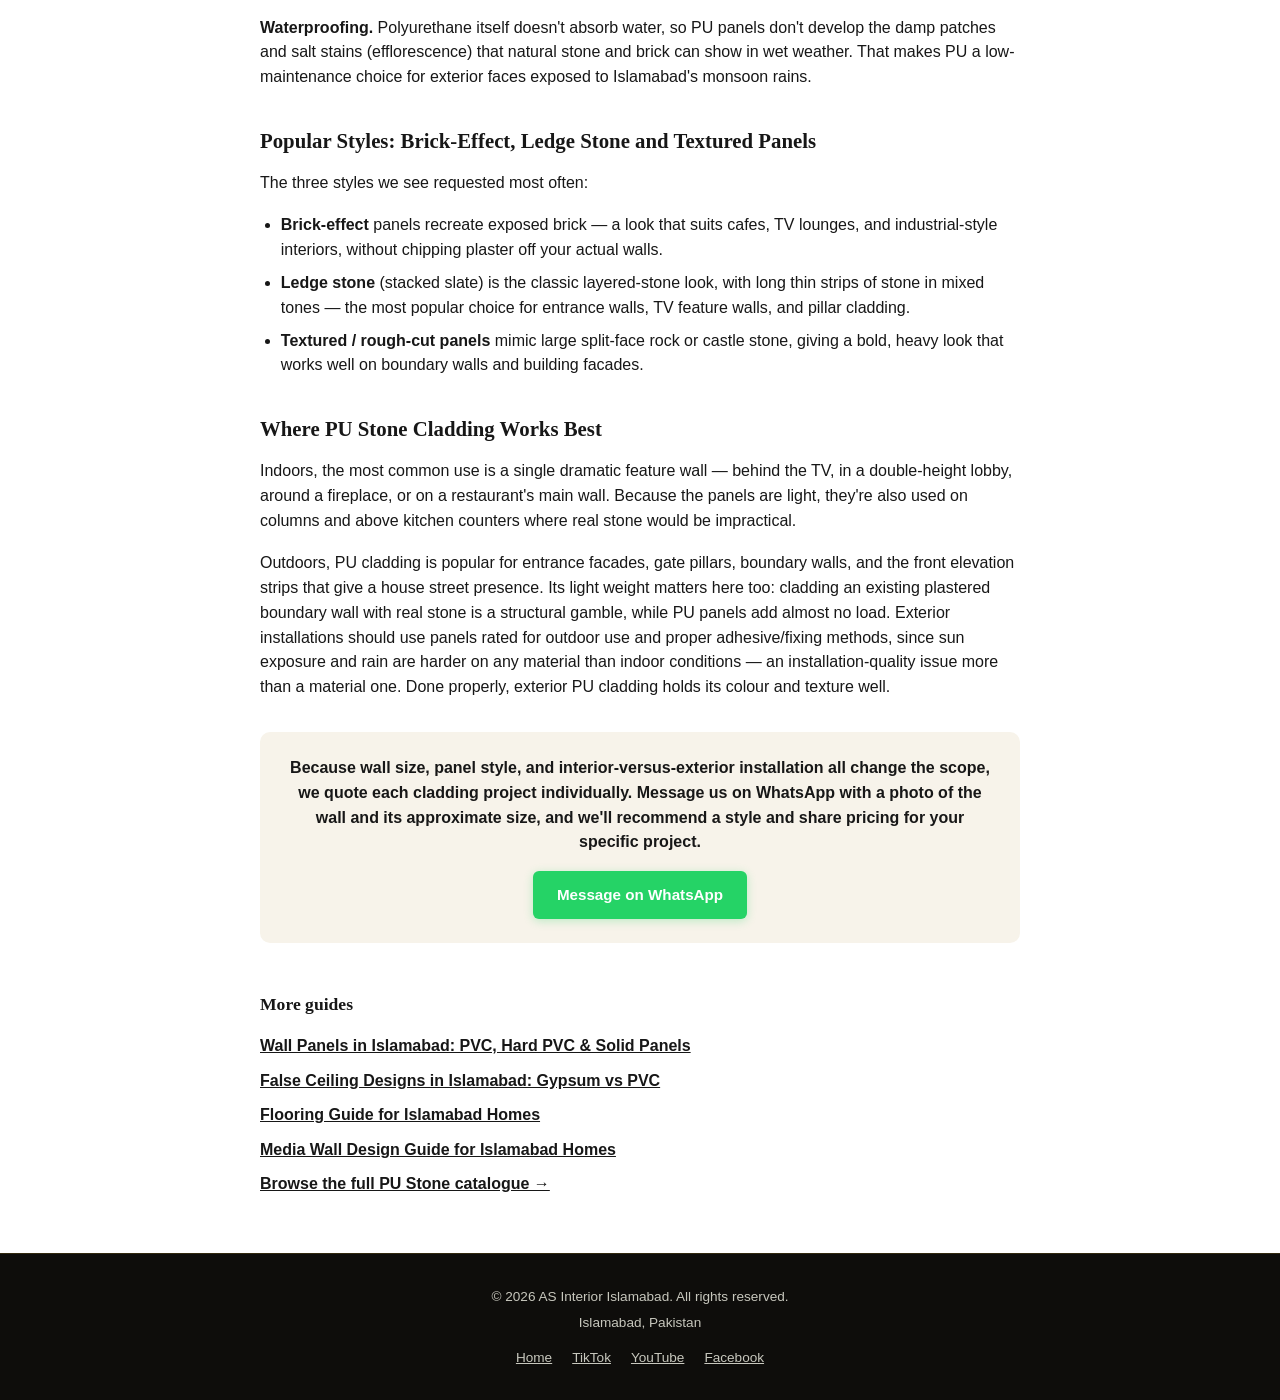
<file: guides/pu-stone-wall-cladding-islamabad.html>
<!doctype html>
<html lang="en">
<head>
  <meta charset="UTF-8" />
  <meta name="viewport" content="width=device-width, initial-scale=1.0, viewport-fit=cover" />
  <title>PU Stone Wall Cladding in Islamabad: The Modern Alternative to Real Stone | AS Interior</title>
  <meta name="description" content="What PU stone wall cladding is, how it compares to real stone, popular brick and ledge stone styles, and where it works best in Islamabad and Rawalpindi homes." />
  <meta name="robots" content="index, follow" />

  <meta name="geo.region" content="PK-IS" />
  <meta name="geo.placename" content="Islamabad" />

  <link rel="canonical" href="https://islamabadinterior.com/guides/pu-stone-wall-cladding-islamabad.html" />

  <link rel="icon" href="../favicon.ico" sizes="any" />
  <link rel="icon" type="image/png" sizes="32x32" href="../assets/images/favicon-32.png" />
  <link rel="apple-touch-icon" sizes="180x180" href="../assets/images/apple-touch-icon.png" />
  <meta name="theme-color" content="#0e0d0b" />

  <meta property="og:type" content="article" />
  <meta property="og:locale" content="en_PK" />
  <meta property="og:site_name" content="AS Interior Islamabad" />
  <meta property="og:title" content="PU Stone Wall Cladding in Islamabad: The Modern Alternative to Real Stone" />
  <meta property="og:description" content="What PU stone wall cladding is, how it compares to real stone, popular brick and ledge stone styles, and where it works best in Islamabad and Rawalpindi homes." />
  <meta property="og:image" content="https://islamabadinterior.com/assets/images/services/pu-stone.jpg" />
  <meta property="og:url" content="https://islamabadinterior.com/guides/pu-stone-wall-cladding-islamabad.html" />

  <meta name="twitter:card" content="summary_large_image" />
  <meta name="twitter:title" content="PU Stone Wall Cladding in Islamabad: The Modern Alternative to Real Stone" />
  <meta name="twitter:description" content="What PU stone wall cladding is, how it compares to real stone, popular brick and ledge stone styles, and where it works best in Islamabad and Rawalpindi homes." />
  <meta name="twitter:image" content="https://islamabadinterior.com/assets/images/services/pu-stone.jpg" />

  <link rel="stylesheet" href="../css/styles.css" />

  <script type="application/ld+json">
  {
    "@context": "https://schema.org",
    "@type": "Article",
    "headline": "PU Stone Wall Cladding in Islamabad: The Modern Alternative to Real Stone",
    "description": "What PU stone wall cladding is, how it compares to real stone, popular brick and ledge stone styles, and where it works best in Islamabad and Rawalpindi homes.",
    "image": "https://islamabadinterior.com/assets/images/services/pu-stone.jpg",
    "author": { "@type": "Organization", "name": "AS Interior Islamabad" },
    "publisher": { "@type": "Organization", "name": "AS Interior Islamabad" },
    "mainEntityOfPage": "https://islamabadinterior.com/guides/pu-stone-wall-cladding-islamabad.html"
  }
  </script>
  <script type="application/ld+json">
  {
    "@context": "https://schema.org",
    "@type": "BreadcrumbList",
    "itemListElement": [
      { "@type": "ListItem", "position": 1, "name": "Home", "item": "https://islamabadinterior.com/" },
      { "@type": "ListItem", "position": 2, "name": "Guides", "item": "https://islamabadinterior.com/guides/index.html" },
      { "@type": "ListItem", "position": 3, "name": "PU Stone Wall Cladding in Islamabad", "item": "https://islamabadinterior.com/guides/pu-stone-wall-cladding-islamabad.html" }
    ]
  }
  </script>
</head>
<body>
  <a class="skip-link" href="#main">Skip to content</a>

  <header class="site-header" id="top">
    <div class="header-inner">
      <a class="brand" href="../index.html#top">
        <span class="brand-name" data-field="name">AS Interior Islamabad</span>
      </a>
      <nav class="main-nav" aria-label="Primary">
        <a href="../index.html#overview">Overview</a>
        <a href="../index.html#products">Products</a>
        <a href="../index.html#reviews">Reviews</a>
        <a href="../index.html#faq">FAQ</a>
        <a href="index.html">Guides</a>
        <a href="../index.html#contact">Contact</a>
      </nav>
      <a class="btn btn-whatsapp nav-call" data-field="whatsappHrefGeneric" href="https://wa.me/923363356666" target="_blank" rel="noopener">WhatsApp Us</a>
      <button class="nav-toggle" id="navToggle" aria-label="Toggle menu" aria-expanded="false" aria-controls="main-nav-mobile">
        <span></span><span></span><span></span>
      </button>
    </div>
    <nav class="main-nav-mobile" id="main-nav-mobile" aria-label="Mobile">
      <a href="../index.html#overview">Overview</a>
      <a href="../index.html#products">Products</a>
      <a href="../index.html#reviews">Reviews</a>
      <a href="../index.html#faq">FAQ</a>
      <a href="index.html">Guides</a>
      <a href="../index.html#contact">Contact</a>
    </nav>
  </header>

  <main id="main">
    <section class="guide-hero">
      <div class="section-inner">
        <nav class="breadcrumb guide-breadcrumb" aria-label="Breadcrumb">
          <a href="../index.html">Home</a><span class="sep">/</span><a href="index.html">Guides</a><span class="sep">/</span><span>PU Stone Cladding</span>
        </nav>
        <h1>PU Stone Wall Cladding in Islamabad: The Modern Alternative to Real Stone</h1>
        <p>How PU stone compares to real stone, popular styles, and where it works best indoors and outdoors in Islamabad &amp; Rawalpindi.</p>
        <div class="guide-hero-image">
          <img src="../assets/images/services/pu-stone.jpg" alt="PU stone wall cladding installed on a feature wall in Islamabad" loading="lazy" />
        </div>
      </div>
    </section>

    <article class="guide-article">
      <div class="section-inner">
        <p>Stone walls have always been a symbol of solid, expensive construction — which is exactly why so many homeowners want the look but hesitate at the reality of hauling, cutting, and mortaring real stone. PU stone cladding solves that problem, and it has quickly become one of the most requested wall treatments for homes and commercial spaces in Islamabad and Rawalpindi.</p>

        <h2>What Is PU Stone Cladding?</h2>
        <p>PU stands for polyurethane — a dense, rigid foam that is moulded directly from real stone surfaces. Because each panel is cast from actual rock, the texture, ridges, and shadows are genuinely realistic; from a normal viewing distance it's very hard to tell PU cladding from real stone. Panels come pre-coloured in natural stone tones — greys, sand, rust, charcoal — and are fixed to the wall as large lightweight sheets rather than individual stones.</p>

        <h2>PU Stone vs Real Stone: The Honest Comparison</h2>
        <p><strong>Weight.</strong> This is the biggest difference. Real stone cladding is heavy, which means the wall must carry a serious structural load and installation involves mortar, mesh, and skilled masonry. PU panels are a small fraction of that weight, so almost any sound wall can take them — including upper floors and partition walls that could never support real stone.</p>
        <p><strong>Installation effort.</strong> Real stone is slow: each piece is cut, set, and pointed by hand. PU panels cover a large area per sheet and are fixed with adhesive and screws, so a feature wall that would take a mason days can be clad far more quickly and with far less mess — no wet mortar work inside your home.</p>
        <p><strong>Durability and weather.</strong> Real stone is essentially permanent, and that's its trump card. Good-quality PU cladding is still impressively tough — polyurethane is dense, doesn't rot, and handles sun and rain well, which is why it's used on exteriors — but it is a foam product, so a hard deliberate impact can dent it in a way stone would shrug off. For walls at hand height in rough-use areas, that's worth considering.</p>
        <p><strong>Waterproofing.</strong> Polyurethane itself doesn't absorb water, so PU panels don't develop the damp patches and salt stains (efflorescence) that natural stone and brick can show in wet weather. That makes PU a low-maintenance choice for exterior faces exposed to Islamabad's monsoon rains.</p>

        <h2>Popular Styles: Brick-Effect, Ledge Stone and Textured Panels</h2>
        <p>The three styles we see requested most often:</p>
        <ul class="guide-list">
          <li><strong>Brick-effect</strong> panels recreate exposed brick — a look that suits cafes, TV lounges, and industrial-style interiors, without chipping plaster off your actual walls.</li>
          <li><strong>Ledge stone</strong> (stacked slate) is the classic layered-stone look, with long thin strips of stone in mixed tones — the most popular choice for entrance walls, TV feature walls, and pillar cladding.</li>
          <li><strong>Textured / rough-cut panels</strong> mimic large split-face rock or castle stone, giving a bold, heavy look that works well on boundary walls and building facades.</li>
        </ul>

        <h2>Where PU Stone Cladding Works Best</h2>
        <p>Indoors, the most common use is a single dramatic feature wall — behind the TV, in a double-height lobby, around a fireplace, or on a restaurant's main wall. Because the panels are light, they're also used on columns and above kitchen counters where real stone would be impractical.</p>
        <p>Outdoors, PU cladding is popular for entrance facades, gate pillars, boundary walls, and the front elevation strips that give a house street presence. Its light weight matters here too: cladding an existing plastered boundary wall with real stone is a structural gamble, while PU panels add almost no load. Exterior installations should use panels rated for outdoor use and proper adhesive/fixing methods, since sun exposure and rain are harder on any material than indoor conditions — an installation-quality issue more than a material one. Done properly, exterior PU cladding holds its colour and texture well.</p>

        <div class="guide-cta">
          <p>Because wall size, panel style, and interior-versus-exterior installation all change the scope, we quote each cladding project individually. Message us on WhatsApp with a photo of the wall and its approximate size, and we'll recommend a style and share pricing for your specific project.</p>
          <a class="btn btn-whatsapp" data-field="whatsappHrefGeneric" href="https://wa.me/923363356666" target="_blank" rel="noopener">Message on WhatsApp</a>
        </div>
      </div>
    </article>

    <section class="guide-related">
      <div class="section-inner">
        <h2>More guides</h2>
        <div class="guide-related-links">
          <a href="wall-panels-islamabad.html">Wall Panels in Islamabad: PVC, Hard PVC & Solid Panels</a>
          <a href="false-ceiling-islamabad.html">False Ceiling Designs in Islamabad: Gypsum vs PVC</a>
          <a href="flooring-guide-islamabad.html">Flooring Guide for Islamabad Homes</a>
          <a href="media-wall-islamabad.html">Media Wall Design Guide for Islamabad Homes</a>
          <a href="../index.html#products">Browse the full PU Stone catalogue →</a>
        </div>
      </div>
    </section>
  </main>

  <footer class="site-footer">
    <div class="section-inner footer-inner">
      <p>&copy; <span id="year"></span> <span data-field="name">AS Interior Islamabad</span>. All rights reserved.</p>
      <p class="footer-city" data-field="city">Islamabad, Pakistan</p>
      <nav class="footer-links" aria-label="Footer">
        <a href="../index.html">Home</a>
        <a data-field="socialTiktokHref" href="https://www.tiktok.com/@as_interior_islamabad" target="_blank" rel="noopener">TikTok</a>
        <a data-field="socialYoutubeHref" href="https://www.youtube.com/@AS_Interior_Islamabad" target="_blank" rel="noopener">YouTube</a>
        <a data-field="socialFacebookHref" href="https://www.facebook.com/profile.php?id=61587008565687" target="_blank" rel="noopener">Facebook</a>
      </nav>
    </div>
  </footer>

  <a class="sticky-call" data-field="whatsappHrefGeneric" href="https://wa.me/923363356666" target="_blank" rel="noopener" aria-label="Message on WhatsApp">
    <svg viewBox="0 0 24 24" width="20" height="20" fill="currentColor" aria-hidden="true">
      <path d="M12 2a10 10 0 00-8.6 15L2 22l5.2-1.4A10 10 0 1012 2zm0 18.2a8.2 8.2 0 01-4.2-1.2l-.3-.2-3.1.8.8-3-.2-.3A8.2 8.2 0 1120.2 12 8.2 8.2 0 0112 20.2zm4.5-6.1c-.2-.1-1.5-.7-1.7-.8-.2-.1-.4-.1-.6.1s-.7.8-.9 1c-.2.2-.3.2-.6.1a6.7 6.7 0 01-2-1.2 7.4 7.4 0 01-1.4-1.7c-.1-.2 0-.4.1-.5l.4-.5c.1-.2.2-.3.2-.5s0-.4-.1-.5-.6-1.5-.9-2c-.2-.5-.4-.4-.6-.4h-.5a1 1 0 00-.7.3 3 3 0 00-1 2.2c0 1.3.9 2.6 1.1 2.8s1.7 2.6 4.1 3.6a13.7 13.7 0 001.4.5 3.3 3.3 0 001.5.1 2.4 2.4 0 001.6-1.1 2 2 0 00.1-1.1c-.1-.1-.3-.2-.5-.3z"/>
    </svg>
    WhatsApp Us
  </a>

  <script src="../js/data.js"></script>
  <script src="../js/guide.js"></script>
</body>
</html>
</file>
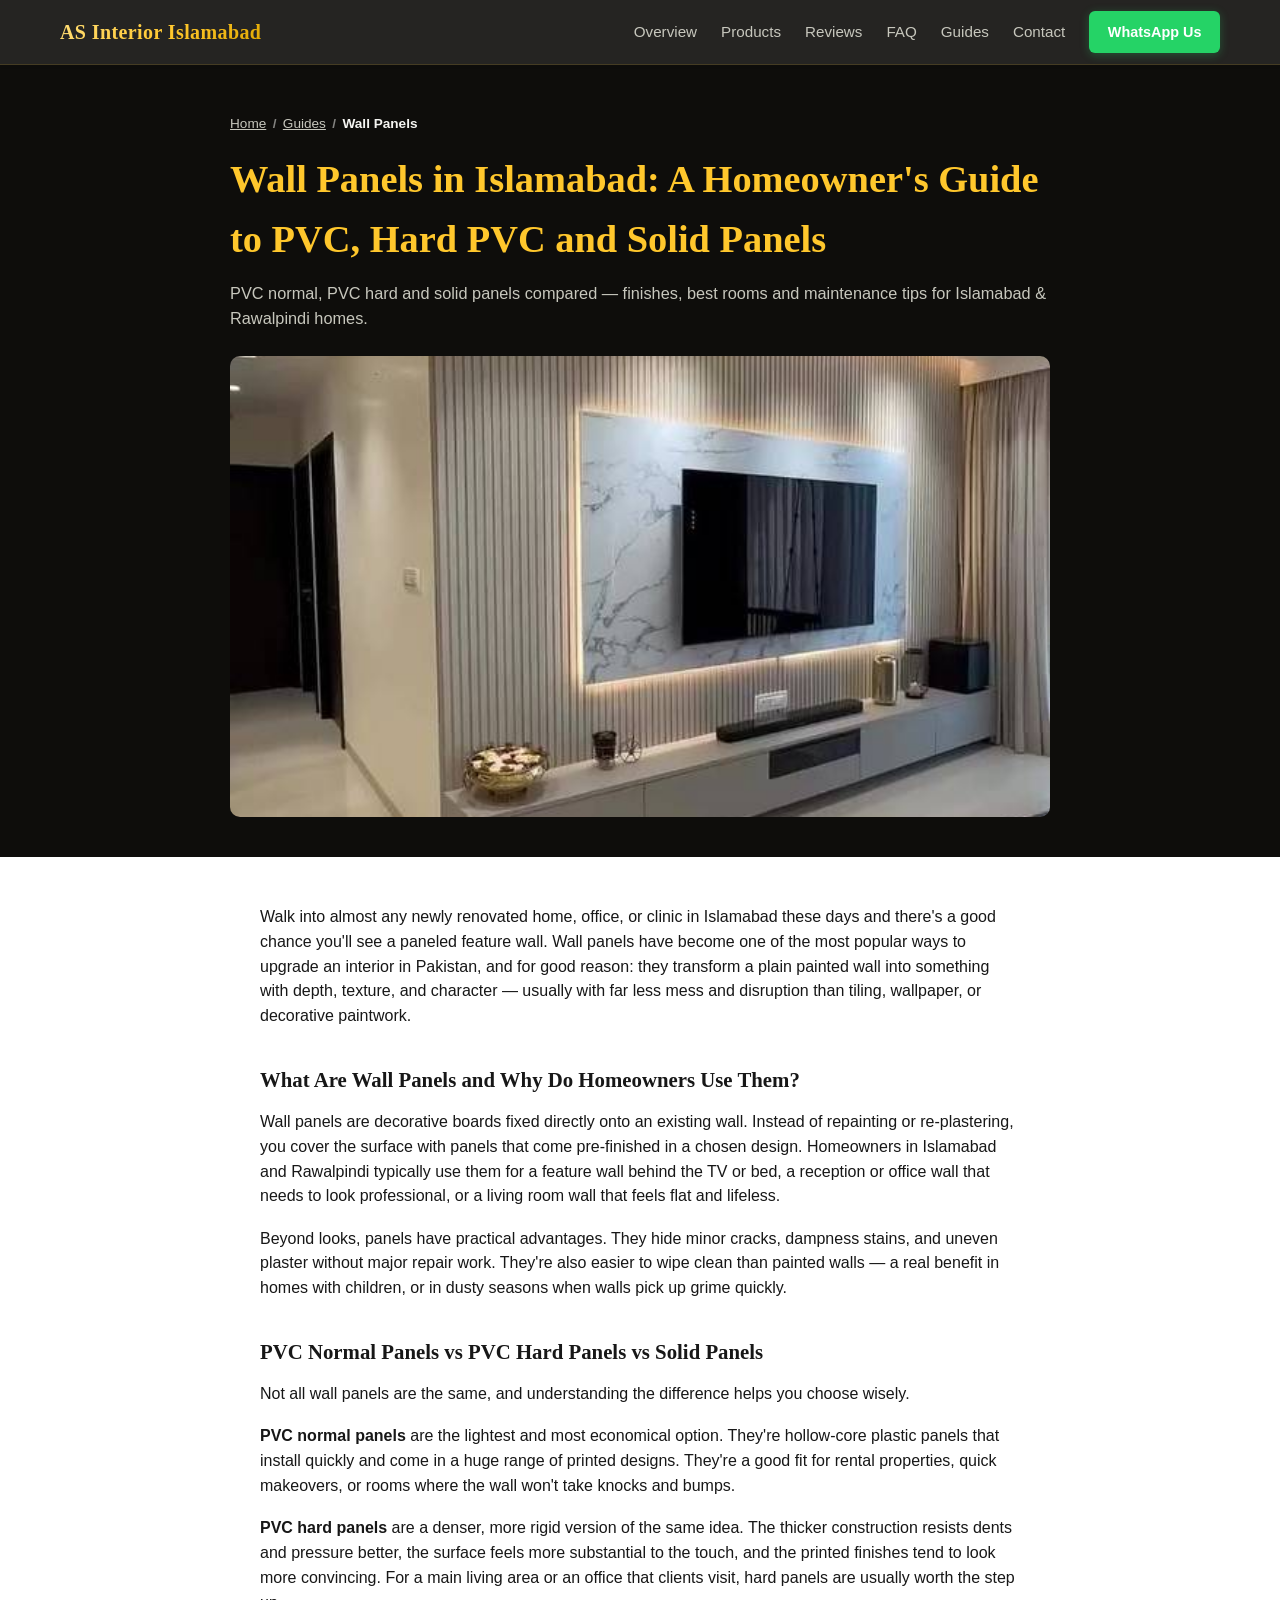
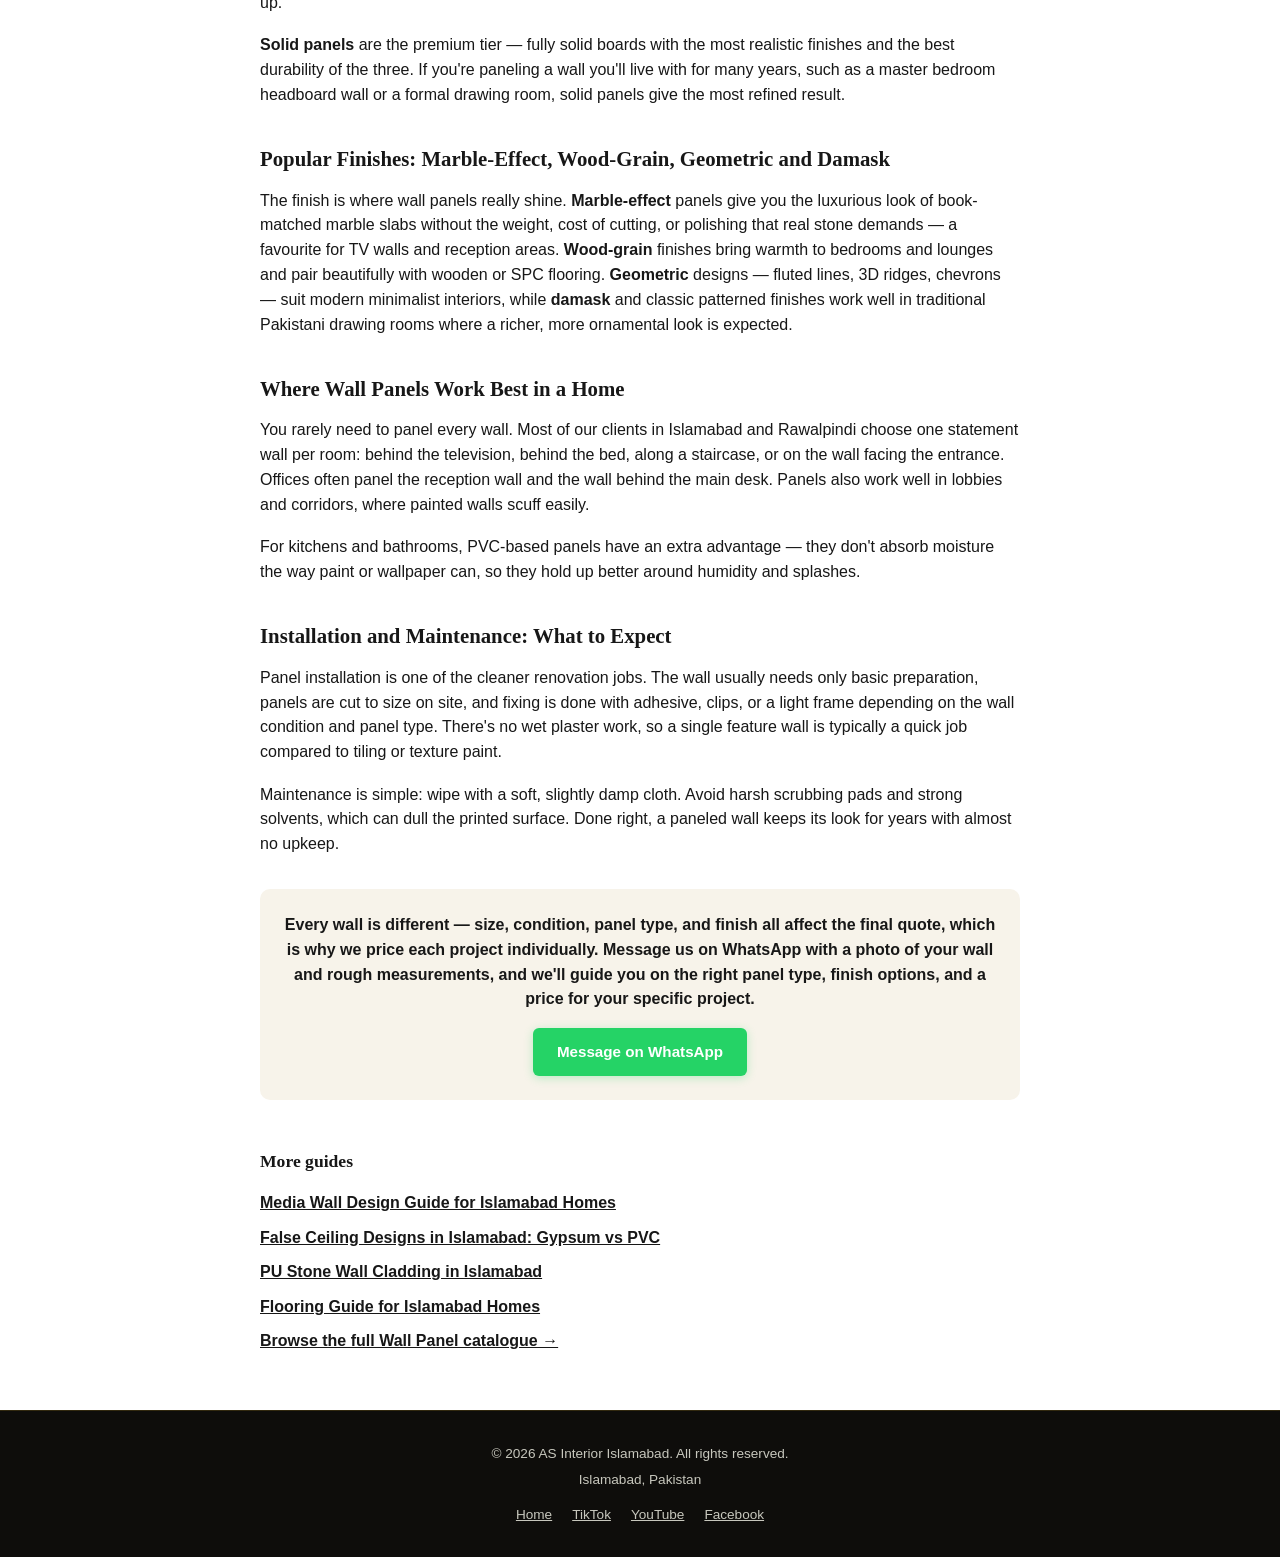
<file: guides/wall-panels-islamabad.html>
<!doctype html>
<html lang="en">
<head>
  <meta charset="UTF-8" />
  <meta name="viewport" content="width=device-width, initial-scale=1.0, viewport-fit=cover" />
  <title>Wall Panels in Islamabad: PVC, Hard PVC & Solid Panel Guide | AS Interior</title>
  <meta name="description" content="A homeowner's guide to wall panels in Islamabad — PVC normal, PVC hard and solid panels, the most popular finishes, ideal rooms, and simple maintenance advice." />
  <meta name="robots" content="index, follow" />

  <meta name="geo.region" content="PK-IS" />
  <meta name="geo.placename" content="Islamabad" />

  <link rel="canonical" href="https://islamabadinterior.com/guides/wall-panels-islamabad.html" />

  <link rel="icon" href="../favicon.ico" sizes="any" />
  <link rel="icon" type="image/png" sizes="32x32" href="../assets/images/favicon-32.png" />
  <link rel="apple-touch-icon" sizes="180x180" href="../assets/images/apple-touch-icon.png" />
  <meta name="theme-color" content="#0e0d0b" />

  <meta property="og:type" content="article" />
  <meta property="og:locale" content="en_PK" />
  <meta property="og:site_name" content="AS Interior Islamabad" />
  <meta property="og:title" content="Wall Panels in Islamabad: PVC, Hard PVC & Solid Panel Guide" />
  <meta property="og:description" content="A homeowner's guide to wall panels in Islamabad — PVC normal, PVC hard and solid panels, the most popular finishes, ideal rooms, and simple maintenance advice." />
  <meta property="og:image" content="https://islamabadinterior.com/assets/images/services/wall-panel.jpg" />
  <meta property="og:url" content="https://islamabadinterior.com/guides/wall-panels-islamabad.html" />

  <meta name="twitter:card" content="summary_large_image" />
  <meta name="twitter:title" content="Wall Panels in Islamabad: PVC, Hard PVC & Solid Panel Guide" />
  <meta name="twitter:description" content="A homeowner's guide to wall panels in Islamabad — PVC normal, PVC hard and solid panels, the most popular finishes, ideal rooms, and simple maintenance advice." />
  <meta name="twitter:image" content="https://islamabadinterior.com/assets/images/services/wall-panel.jpg" />

  <link rel="stylesheet" href="../css/styles.css" />

  <script type="application/ld+json">
  {
    "@context": "https://schema.org",
    "@type": "Article",
    "headline": "Wall Panels in Islamabad: A Homeowner's Guide to PVC, Hard PVC and Solid Panels",
    "description": "A homeowner's guide to wall panels in Islamabad — PVC normal, PVC hard and solid panels, the most popular finishes, ideal rooms, and simple maintenance advice.",
    "image": "https://islamabadinterior.com/assets/images/services/wall-panel.jpg",
    "author": { "@type": "Organization", "name": "AS Interior Islamabad" },
    "publisher": { "@type": "Organization", "name": "AS Interior Islamabad" },
    "mainEntityOfPage": "https://islamabadinterior.com/guides/wall-panels-islamabad.html"
  }
  </script>
  <script type="application/ld+json">
  {
    "@context": "https://schema.org",
    "@type": "BreadcrumbList",
    "itemListElement": [
      { "@type": "ListItem", "position": 1, "name": "Home", "item": "https://islamabadinterior.com/" },
      { "@type": "ListItem", "position": 2, "name": "Guides", "item": "https://islamabadinterior.com/guides/index.html" },
      { "@type": "ListItem", "position": 3, "name": "Wall Panels in Islamabad", "item": "https://islamabadinterior.com/guides/wall-panels-islamabad.html" }
    ]
  }
  </script>
</head>
<body>
  <a class="skip-link" href="#main">Skip to content</a>

  <header class="site-header" id="top">
    <div class="header-inner">
      <a class="brand" href="../index.html#top">
        <span class="brand-name" data-field="name">AS Interior Islamabad</span>
      </a>
      <nav class="main-nav" aria-label="Primary">
        <a href="../index.html#overview">Overview</a>
        <a href="../index.html#products">Products</a>
        <a href="../index.html#reviews">Reviews</a>
        <a href="../index.html#faq">FAQ</a>
        <a href="index.html">Guides</a>
        <a href="../index.html#contact">Contact</a>
      </nav>
      <a class="btn btn-whatsapp nav-call" data-field="whatsappHrefGeneric" href="https://wa.me/923363356666" target="_blank" rel="noopener">WhatsApp Us</a>
      <button class="nav-toggle" id="navToggle" aria-label="Toggle menu" aria-expanded="false" aria-controls="main-nav-mobile">
        <span></span><span></span><span></span>
      </button>
    </div>
    <nav class="main-nav-mobile" id="main-nav-mobile" aria-label="Mobile">
      <a href="../index.html#overview">Overview</a>
      <a href="../index.html#products">Products</a>
      <a href="../index.html#reviews">Reviews</a>
      <a href="../index.html#faq">FAQ</a>
      <a href="index.html">Guides</a>
      <a href="../index.html#contact">Contact</a>
    </nav>
  </header>

  <main id="main">
    <section class="guide-hero">
      <div class="section-inner">
        <nav class="breadcrumb guide-breadcrumb" aria-label="Breadcrumb">
          <a href="../index.html">Home</a><span class="sep">/</span><a href="index.html">Guides</a><span class="sep">/</span><span>Wall Panels</span>
        </nav>
        <h1>Wall Panels in Islamabad: A Homeowner's Guide to PVC, Hard PVC and Solid Panels</h1>
        <p>PVC normal, PVC hard and solid panels compared — finishes, best rooms and maintenance tips for Islamabad &amp; Rawalpindi homes.</p>
        <div class="guide-hero-image">
          <img src="../assets/images/services/wall-panel.jpg" alt="Wall panel feature wall installed in an Islamabad home" loading="lazy" />
        </div>
      </div>
    </section>

    <article class="guide-article">
      <div class="section-inner">
        <p>Walk into almost any newly renovated home, office, or clinic in Islamabad these days and there's a good chance you'll see a paneled feature wall. Wall panels have become one of the most popular ways to upgrade an interior in Pakistan, and for good reason: they transform a plain painted wall into something with depth, texture, and character — usually with far less mess and disruption than tiling, wallpaper, or decorative paintwork.</p>

        <h2>What Are Wall Panels and Why Do Homeowners Use Them?</h2>
        <p>Wall panels are decorative boards fixed directly onto an existing wall. Instead of repainting or re-plastering, you cover the surface with panels that come pre-finished in a chosen design. Homeowners in Islamabad and Rawalpindi typically use them for a feature wall behind the TV or bed, a reception or office wall that needs to look professional, or a living room wall that feels flat and lifeless.</p>
        <p>Beyond looks, panels have practical advantages. They hide minor cracks, dampness stains, and uneven plaster without major repair work. They're also easier to wipe clean than painted walls — a real benefit in homes with children, or in dusty seasons when walls pick up grime quickly.</p>

        <h2>PVC Normal Panels vs PVC Hard Panels vs Solid Panels</h2>
        <p>Not all wall panels are the same, and understanding the difference helps you choose wisely.</p>
        <p><strong>PVC normal panels</strong> are the lightest and most economical option. They're hollow-core plastic panels that install quickly and come in a huge range of printed designs. They're a good fit for rental properties, quick makeovers, or rooms where the wall won't take knocks and bumps.</p>
        <p><strong>PVC hard panels</strong> are a denser, more rigid version of the same idea. The thicker construction resists dents and pressure better, the surface feels more substantial to the touch, and the printed finishes tend to look more convincing. For a main living area or an office that clients visit, hard panels are usually worth the step up.</p>
        <p><strong>Solid panels</strong> are the premium tier — fully solid boards with the most realistic finishes and the best durability of the three. If you're paneling a wall you'll live with for many years, such as a master bedroom headboard wall or a formal drawing room, solid panels give the most refined result.</p>

        <h2>Popular Finishes: Marble-Effect, Wood-Grain, Geometric and Damask</h2>
        <p>The finish is where wall panels really shine. <strong>Marble-effect</strong> panels give you the luxurious look of book-matched marble slabs without the weight, cost of cutting, or polishing that real stone demands — a favourite for TV walls and reception areas. <strong>Wood-grain</strong> finishes bring warmth to bedrooms and lounges and pair beautifully with wooden or SPC flooring. <strong>Geometric</strong> designs — fluted lines, 3D ridges, chevrons — suit modern minimalist interiors, while <strong>damask</strong> and classic patterned finishes work well in traditional Pakistani drawing rooms where a richer, more ornamental look is expected.</p>

        <h2>Where Wall Panels Work Best in a Home</h2>
        <p>You rarely need to panel every wall. Most of our clients in Islamabad and Rawalpindi choose one statement wall per room: behind the television, behind the bed, along a staircase, or on the wall facing the entrance. Offices often panel the reception wall and the wall behind the main desk. Panels also work well in lobbies and corridors, where painted walls scuff easily.</p>
        <p>For kitchens and bathrooms, PVC-based panels have an extra advantage — they don't absorb moisture the way paint or wallpaper can, so they hold up better around humidity and splashes.</p>

        <h2>Installation and Maintenance: What to Expect</h2>
        <p>Panel installation is one of the cleaner renovation jobs. The wall usually needs only basic preparation, panels are cut to size on site, and fixing is done with adhesive, clips, or a light frame depending on the wall condition and panel type. There's no wet plaster work, so a single feature wall is typically a quick job compared to tiling or texture paint.</p>
        <p>Maintenance is simple: wipe with a soft, slightly damp cloth. Avoid harsh scrubbing pads and strong solvents, which can dull the printed surface. Done right, a paneled wall keeps its look for years with almost no upkeep.</p>

        <div class="guide-cta">
          <p>Every wall is different — size, condition, panel type, and finish all affect the final quote, which is why we price each project individually. Message us on WhatsApp with a photo of your wall and rough measurements, and we'll guide you on the right panel type, finish options, and a price for your specific project.</p>
          <a class="btn btn-whatsapp" data-field="whatsappHrefGeneric" href="https://wa.me/923363356666" target="_blank" rel="noopener">Message on WhatsApp</a>
        </div>
      </div>
    </article>

    <section class="guide-related">
      <div class="section-inner">
        <h2>More guides</h2>
        <div class="guide-related-links">
          <a href="media-wall-islamabad.html">Media Wall Design Guide for Islamabad Homes</a>
          <a href="false-ceiling-islamabad.html">False Ceiling Designs in Islamabad: Gypsum vs PVC</a>
          <a href="pu-stone-wall-cladding-islamabad.html">PU Stone Wall Cladding in Islamabad</a>
          <a href="flooring-guide-islamabad.html">Flooring Guide for Islamabad Homes</a>
          <a href="../index.html#products">Browse the full Wall Panel catalogue →</a>
        </div>
      </div>
    </section>
  </main>

  <footer class="site-footer">
    <div class="section-inner footer-inner">
      <p>&copy; <span id="year"></span> <span data-field="name">AS Interior Islamabad</span>. All rights reserved.</p>
      <p class="footer-city" data-field="city">Islamabad, Pakistan</p>
      <nav class="footer-links" aria-label="Footer">
        <a href="../index.html">Home</a>
        <a data-field="socialTiktokHref" href="https://www.tiktok.com/@as_interior_islamabad" target="_blank" rel="noopener">TikTok</a>
        <a data-field="socialYoutubeHref" href="https://www.youtube.com/@AS_Interior_Islamabad" target="_blank" rel="noopener">YouTube</a>
        <a data-field="socialFacebookHref" href="https://www.facebook.com/profile.php?id=61587008565687" target="_blank" rel="noopener">Facebook</a>
      </nav>
    </div>
  </footer>

  <a class="sticky-call" data-field="whatsappHrefGeneric" href="https://wa.me/923363356666" target="_blank" rel="noopener" aria-label="Message on WhatsApp">
    <svg viewBox="0 0 24 24" width="20" height="20" fill="currentColor" aria-hidden="true">
      <path d="M12 2a10 10 0 00-8.6 15L2 22l5.2-1.4A10 10 0 1012 2zm0 18.2a8.2 8.2 0 01-4.2-1.2l-.3-.2-3.1.8.8-3-.2-.3A8.2 8.2 0 1120.2 12 8.2 8.2 0 0112 20.2zm4.5-6.1c-.2-.1-1.5-.7-1.7-.8-.2-.1-.4-.1-.6.1s-.7.8-.9 1c-.2.2-.3.2-.6.1a6.7 6.7 0 01-2-1.2 7.4 7.4 0 01-1.4-1.7c-.1-.2 0-.4.1-.5l.4-.5c.1-.2.2-.3.2-.5s0-.4-.1-.5-.6-1.5-.9-2c-.2-.5-.4-.4-.6-.4h-.5a1 1 0 00-.7.3 3 3 0 00-1 2.2c0 1.3.9 2.6 1.1 2.8s1.7 2.6 4.1 3.6a13.7 13.7 0 001.4.5 3.3 3.3 0 001.5.1 2.4 2.4 0 001.6-1.1 2 2 0 00.1-1.1c-.1-.1-.3-.2-.5-.3z"/>
    </svg>
    WhatsApp Us
  </a>

  <script src="../js/data.js"></script>
  <script src="../js/guide.js"></script>
</body>
</html>
</file>
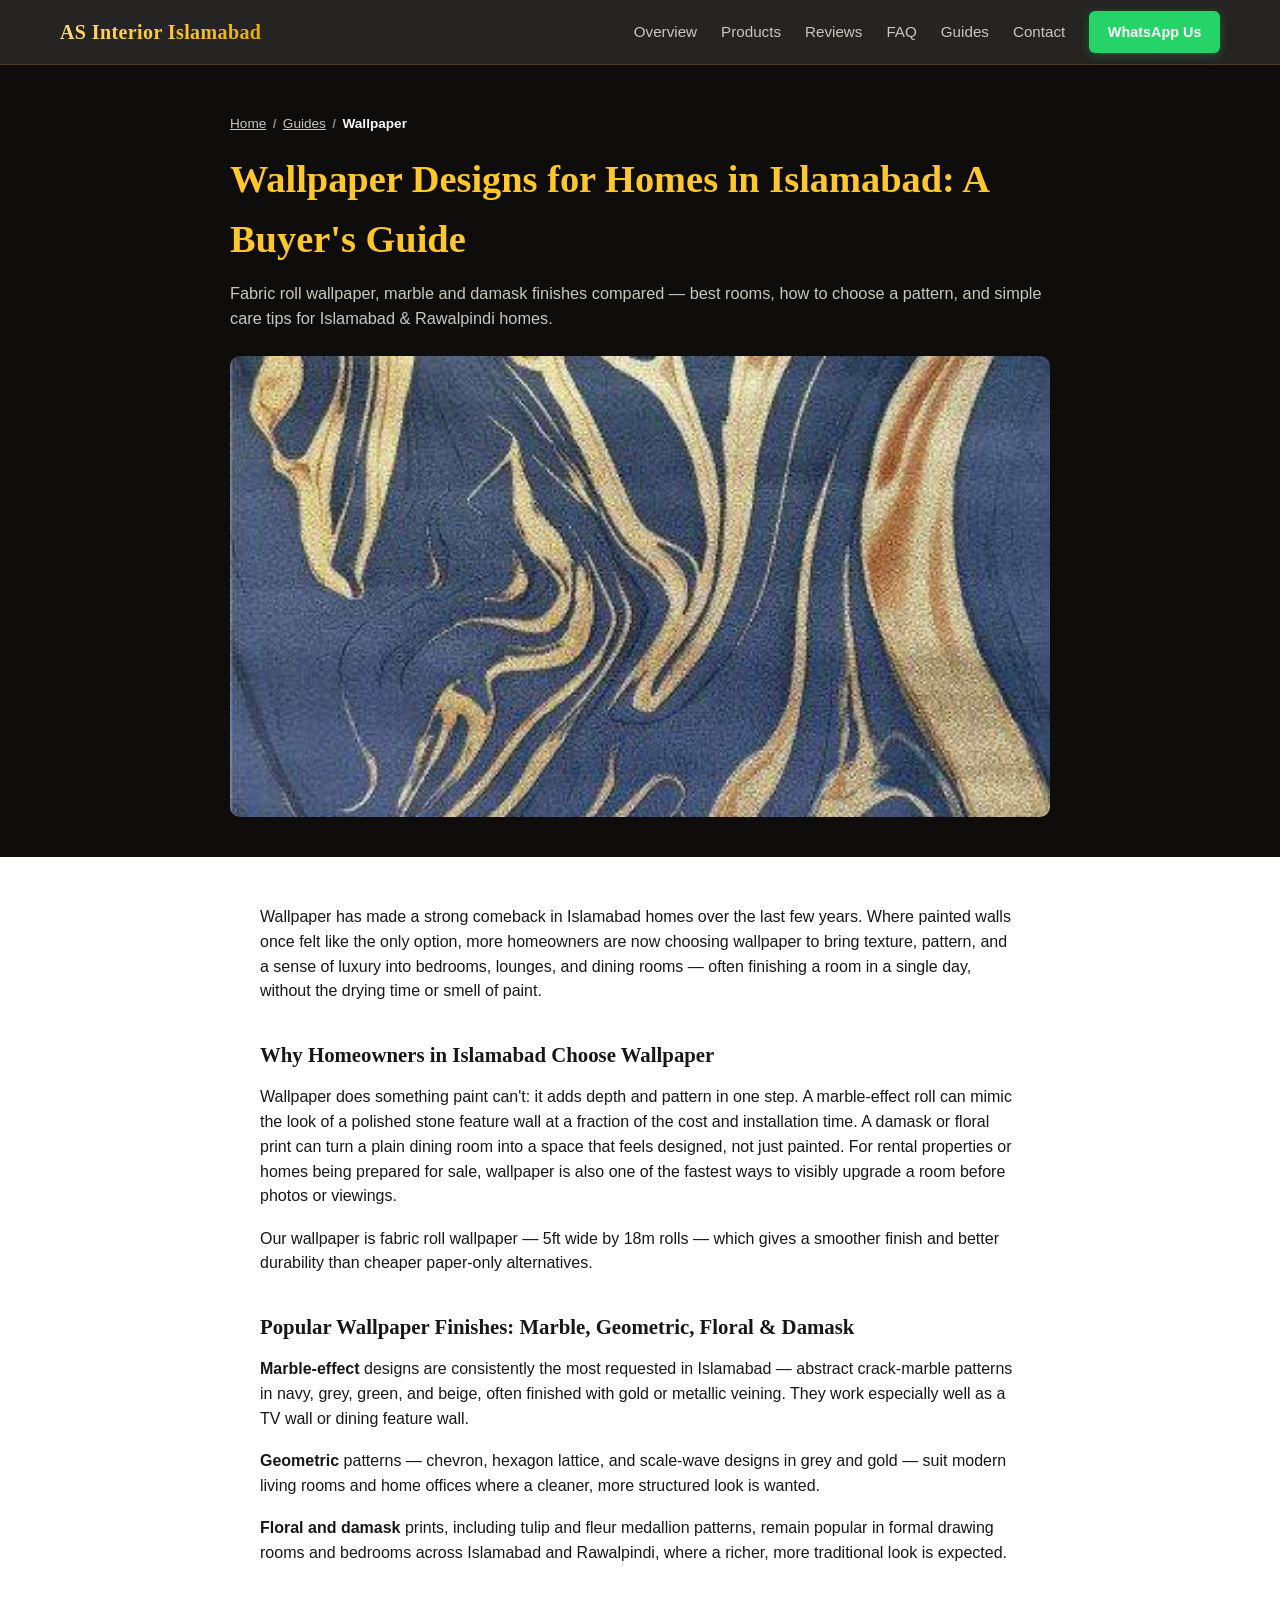
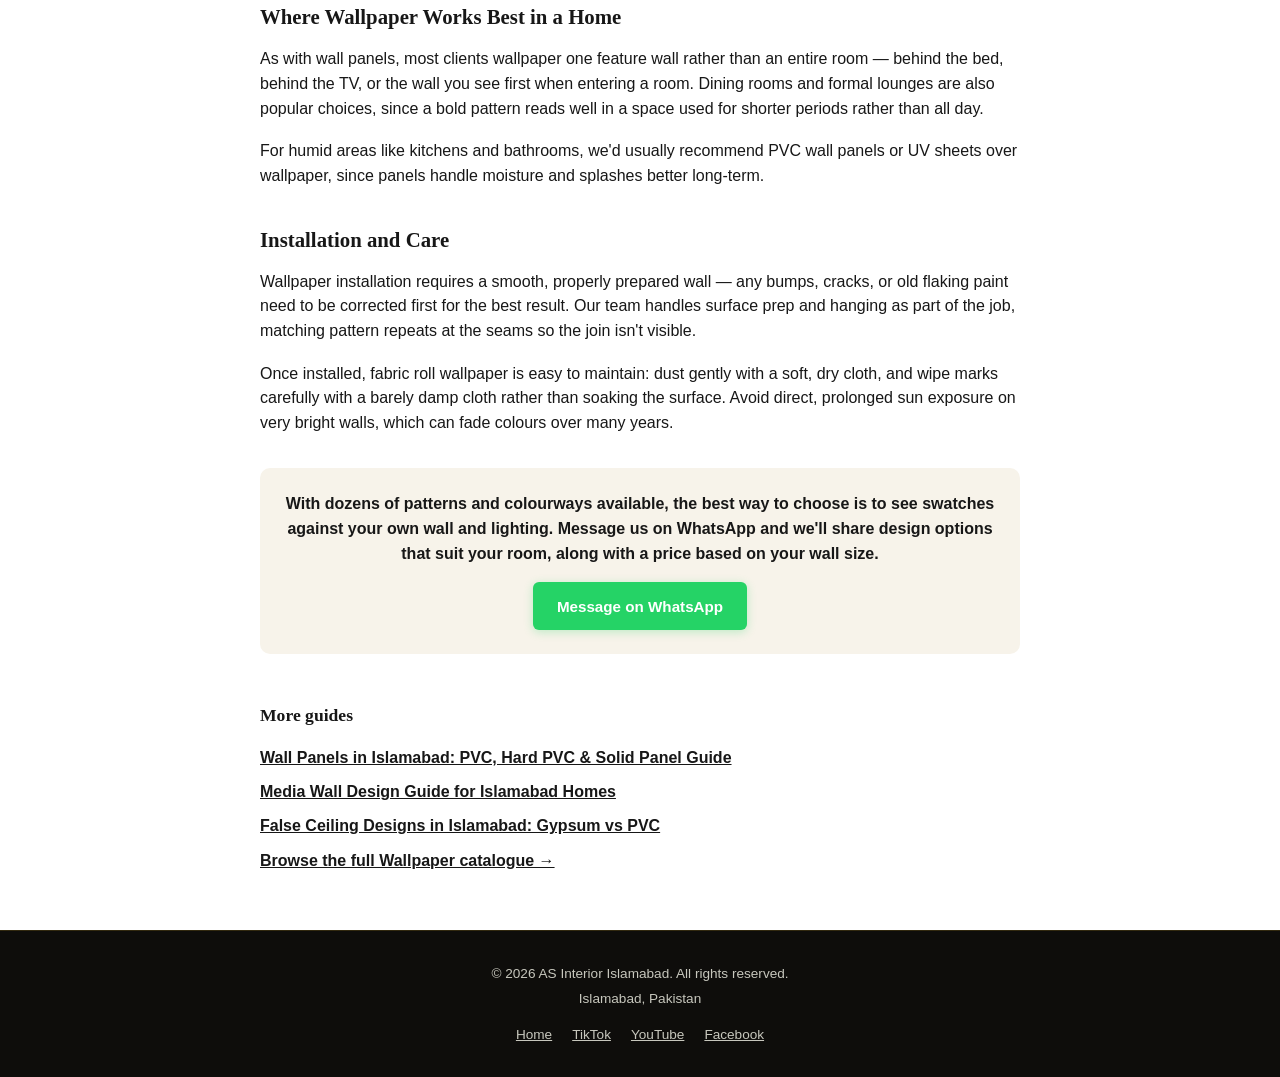
<file: guides/wallpaper-islamabad.html>
<!doctype html>
<html lang="en">
<head>
  <meta charset="UTF-8" />
  <meta name="viewport" content="width=device-width, initial-scale=1.0, viewport-fit=cover" />
  <title>Wallpaper Designs for Homes in Islamabad: A Buyer's Guide | AS Interior</title>
  <meta name="description" content="A homeowner's guide to wallpaper in Islamabad — fabric roll wallpaper, marble & damask finishes, best rooms to use it in, and how to choose and maintain it." />
  <meta name="robots" content="index, follow" />

  <meta name="geo.region" content="PK-IS" />
  <meta name="geo.placename" content="Islamabad" />

  <link rel="canonical" href="https://islamabadinterior.com/guides/wallpaper-islamabad.html" />

  <link rel="icon" href="../favicon.ico" sizes="any" />
  <link rel="icon" type="image/png" sizes="32x32" href="../assets/images/favicon-32.png" />
  <link rel="apple-touch-icon" sizes="180x180" href="../assets/images/apple-touch-icon.png" />
  <meta name="theme-color" content="#0e0d0b" />

  <meta property="og:type" content="article" />
  <meta property="og:locale" content="en_PK" />
  <meta property="og:site_name" content="AS Interior Islamabad" />
  <meta property="og:title" content="Wallpaper Designs for Homes in Islamabad: A Buyer's Guide" />
  <meta property="og:description" content="A homeowner's guide to wallpaper in Islamabad — fabric roll wallpaper, marble & damask finishes, best rooms to use it in, and how to choose and maintain it." />
  <meta property="og:image" content="https://islamabadinterior.com/assets/images/services/wallpaper.jpg" />
  <meta property="og:url" content="https://islamabadinterior.com/guides/wallpaper-islamabad.html" />

  <meta name="twitter:card" content="summary_large_image" />
  <meta name="twitter:title" content="Wallpaper Designs for Homes in Islamabad: A Buyer's Guide" />
  <meta name="twitter:description" content="A homeowner's guide to wallpaper in Islamabad — fabric roll wallpaper, marble & damask finishes, best rooms to use it in, and how to choose and maintain it." />
  <meta name="twitter:image" content="https://islamabadinterior.com/assets/images/services/wallpaper.jpg" />

  <link rel="stylesheet" href="../css/styles.css" />

  <script type="application/ld+json">
  {
    "@context": "https://schema.org",
    "@type": "Article",
    "headline": "Wallpaper Designs for Homes in Islamabad: A Buyer's Guide",
    "description": "A homeowner's guide to wallpaper in Islamabad — fabric roll wallpaper, marble & damask finishes, best rooms to use it in, and how to choose and maintain it.",
    "image": "https://islamabadinterior.com/assets/images/services/wallpaper.jpg",
    "author": { "@type": "Organization", "name": "AS Interior Islamabad" },
    "publisher": { "@type": "Organization", "name": "AS Interior Islamabad" },
    "mainEntityOfPage": "https://islamabadinterior.com/guides/wallpaper-islamabad.html"
  }
  </script>
  <script type="application/ld+json">
  {
    "@context": "https://schema.org",
    "@type": "BreadcrumbList",
    "itemListElement": [
      { "@type": "ListItem", "position": 1, "name": "Home", "item": "https://islamabadinterior.com/" },
      { "@type": "ListItem", "position": 2, "name": "Guides", "item": "https://islamabadinterior.com/guides/index.html" },
      { "@type": "ListItem", "position": 3, "name": "Wallpaper in Islamabad", "item": "https://islamabadinterior.com/guides/wallpaper-islamabad.html" }
    ]
  }
  </script>
</head>
<body>
  <a class="skip-link" href="#main">Skip to content</a>

  <header class="site-header" id="top">
    <div class="header-inner">
      <a class="brand" href="../index.html#top">
        <span class="brand-name" data-field="name">AS Interior Islamabad</span>
      </a>
      <nav class="main-nav" aria-label="Primary">
        <a href="../index.html#overview">Overview</a>
        <a href="../index.html#products">Products</a>
        <a href="../index.html#reviews">Reviews</a>
        <a href="../index.html#faq">FAQ</a>
        <a href="index.html">Guides</a>
        <a href="../index.html#contact">Contact</a>
      </nav>
      <a class="btn btn-whatsapp nav-call" data-field="whatsappHrefGeneric" href="https://wa.me/923363356666" target="_blank" rel="noopener">WhatsApp Us</a>
      <button class="nav-toggle" id="navToggle" aria-label="Toggle menu" aria-expanded="false" aria-controls="main-nav-mobile">
        <span></span><span></span><span></span>
      </button>
    </div>
    <nav class="main-nav-mobile" id="main-nav-mobile" aria-label="Mobile">
      <a href="../index.html#overview">Overview</a>
      <a href="../index.html#products">Products</a>
      <a href="../index.html#reviews">Reviews</a>
      <a href="../index.html#faq">FAQ</a>
      <a href="index.html">Guides</a>
      <a href="../index.html#contact">Contact</a>
    </nav>
  </header>

  <main id="main">
    <section class="guide-hero">
      <div class="section-inner">
        <nav class="breadcrumb guide-breadcrumb" aria-label="Breadcrumb">
          <a href="../index.html">Home</a><span class="sep">/</span><a href="index.html">Guides</a><span class="sep">/</span><span>Wallpaper</span>
        </nav>
        <h1>Wallpaper Designs for Homes in Islamabad: A Buyer's Guide</h1>
        <p>Fabric roll wallpaper, marble and damask finishes compared — best rooms, how to choose a pattern, and simple care tips for Islamabad &amp; Rawalpindi homes.</p>
        <div class="guide-hero-image">
          <img src="../assets/images/services/wallpaper.jpg" alt="Wallpaper feature wall installed in an Islamabad home" loading="lazy" />
        </div>
      </div>
    </section>

    <article class="guide-article">
      <div class="section-inner">
        <p>Wallpaper has made a strong comeback in Islamabad homes over the last few years. Where painted walls once felt like the only option, more homeowners are now choosing wallpaper to bring texture, pattern, and a sense of luxury into bedrooms, lounges, and dining rooms — often finishing a room in a single day, without the drying time or smell of paint.</p>

        <h2>Why Homeowners in Islamabad Choose Wallpaper</h2>
        <p>Wallpaper does something paint can't: it adds depth and pattern in one step. A marble-effect roll can mimic the look of a polished stone feature wall at a fraction of the cost and installation time. A damask or floral print can turn a plain dining room into a space that feels designed, not just painted. For rental properties or homes being prepared for sale, wallpaper is also one of the fastest ways to visibly upgrade a room before photos or viewings.</p>
        <p>Our wallpaper is fabric roll wallpaper — 5ft wide by 18m rolls — which gives a smoother finish and better durability than cheaper paper-only alternatives.</p>

        <h2>Popular Wallpaper Finishes: Marble, Geometric, Floral &amp; Damask</h2>
        <p><strong>Marble-effect</strong> designs are consistently the most requested in Islamabad — abstract crack-marble patterns in navy, grey, green, and beige, often finished with gold or metallic veining. They work especially well as a TV wall or dining feature wall.</p>
        <p><strong>Geometric</strong> patterns — chevron, hexagon lattice, and scale-wave designs in grey and gold — suit modern living rooms and home offices where a cleaner, more structured look is wanted.</p>
        <p><strong>Floral and damask</strong> prints, including tulip and fleur medallion patterns, remain popular in formal drawing rooms and bedrooms across Islamabad and Rawalpindi, where a richer, more traditional look is expected.</p>

        <h2>Where Wallpaper Works Best in a Home</h2>
        <p>As with wall panels, most clients wallpaper one feature wall rather than an entire room — behind the bed, behind the TV, or the wall you see first when entering a room. Dining rooms and formal lounges are also popular choices, since a bold pattern reads well in a space used for shorter periods rather than all day.</p>
        <p>For humid areas like kitchens and bathrooms, we'd usually recommend PVC wall panels or UV sheets over wallpaper, since panels handle moisture and splashes better long-term.</p>

        <h2>Installation and Care</h2>
        <p>Wallpaper installation requires a smooth, properly prepared wall — any bumps, cracks, or old flaking paint need to be corrected first for the best result. Our team handles surface prep and hanging as part of the job, matching pattern repeats at the seams so the join isn't visible.</p>
        <p>Once installed, fabric roll wallpaper is easy to maintain: dust gently with a soft, dry cloth, and wipe marks carefully with a barely damp cloth rather than soaking the surface. Avoid direct, prolonged sun exposure on very bright walls, which can fade colours over many years.</p>

        <div class="guide-cta">
          <p>With dozens of patterns and colourways available, the best way to choose is to see swatches against your own wall and lighting. Message us on WhatsApp and we'll share design options that suit your room, along with a price based on your wall size.</p>
          <a class="btn btn-whatsapp" data-field="whatsappHrefGeneric" href="https://wa.me/923363356666" target="_blank" rel="noopener">Message on WhatsApp</a>
        </div>
      </div>
    </article>

    <section class="guide-related">
      <div class="section-inner">
        <h2>More guides</h2>
        <div class="guide-related-links">
          <a href="wall-panels-islamabad.html">Wall Panels in Islamabad: PVC, Hard PVC &amp; Solid Panel Guide</a>
          <a href="media-wall-islamabad.html">Media Wall Design Guide for Islamabad Homes</a>
          <a href="false-ceiling-islamabad.html">False Ceiling Designs in Islamabad: Gypsum vs PVC</a>
          <a href="../index.html#products">Browse the full Wallpaper catalogue →</a>
        </div>
      </div>
    </section>
  </main>

  <footer class="site-footer">
    <div class="section-inner footer-inner">
      <p>&copy; <span id="year"></span> <span data-field="name">AS Interior Islamabad</span>. All rights reserved.</p>
      <p class="footer-city" data-field="city">Islamabad, Pakistan</p>
      <nav class="footer-links" aria-label="Footer">
        <a href="../index.html">Home</a>
        <a data-field="socialTiktokHref" href="https://www.tiktok.com/@as_interior_islamabad" target="_blank" rel="noopener">TikTok</a>
        <a data-field="socialYoutubeHref" href="https://www.youtube.com/@AS_Interior_Islamabad" target="_blank" rel="noopener">YouTube</a>
        <a data-field="socialFacebookHref" href="https://www.facebook.com/profile.php?id=61587008565687" target="_blank" rel="noopener">Facebook</a>
      </nav>
    </div>
  </footer>

  <a class="sticky-call" data-field="whatsappHrefGeneric" href="https://wa.me/923363356666" target="_blank" rel="noopener" aria-label="Message on WhatsApp">
    <svg viewBox="0 0 24 24" width="20" height="20" fill="currentColor" aria-hidden="true">
      <path d="M12 2a10 10 0 00-8.6 15L2 22l5.2-1.4A10 10 0 1012 2zm0 18.2a8.2 8.2 0 01-4.2-1.2l-.3-.2-3.1.8.8-3-.2-.3A8.2 8.2 0 1120.2 12 8.2 8.2 0 0112 20.2zm4.5-6.1c-.2-.1-1.5-.7-1.7-.8-.2-.1-.4-.1-.6.1s-.7.8-.9 1c-.2.2-.3.2-.6.1a6.7 6.7 0 01-2-1.2 7.4 7.4 0 01-1.4-1.7c-.1-.2 0-.4.1-.5l.4-.5c.1-.2.2-.3.2-.5s0-.4-.1-.5-.6-1.5-.9-2c-.2-.5-.4-.4-.6-.4h-.5a1 1 0 00-.7.3 3 3 0 00-1 2.2c0 1.3.9 2.6 1.1 2.8s1.7 2.6 4.1 3.6a13.7 13.7 0 001.4.5 3.3 3.3 0 001.5.1 2.4 2.4 0 001.6-1.1 2 2 0 00.1-1.1c-.1-.1-.3-.2-.5-.3z"/>
    </svg>
    WhatsApp Us
  </a>

  <script src="../js/data.js"></script>
  <script src="../js/guide.js"></script>
</body>
</html>
</file>
<file: css/styles.css>
/* ============================================================
   Design tokens
   ============================================================ */
:root {
  --white: #ffffff;
  --off-white: #f7f3ea;
  --black: #0e0d0b;
  --black-2: #1c1a16;
  --yellow: #ffc72c;
  --yellow-dark: #e0a800;
  --yellow-deep: #b8860b;
  --yellow-light: #ffde7a;
  --yellow-text: #a97b00;
  --text: #171717;
  --text-muted: #5c5c58;
  --text-on-dark: #f5f5f2;
  --text-on-dark-muted: #c7c7bd;
  --whatsapp: #25d366;
  --whatsapp-dark: #1ea952;
  --border: #e6e0d1;
  --radius: 10px;
  --radius-sm: 6px;
  --shadow-sm: 0 1px 3px rgba(0, 0, 0, 0.1);
  --shadow-md: 0 8px 24px rgba(0, 0, 0, 0.16);
  --shadow-lg: 0 16px 40px rgba(0, 0, 0, 0.28);
  --font-heading: Georgia, "Iowan Old Style", "Palatino Linotype", "Book Antiqua", serif;
  --font-body: -apple-system, BlinkMacSystemFont, "Segoe UI", Roboto, Helvetica, Arial, sans-serif;
  --header-h: 64px;
}

/* ============================================================
   Reset
   ============================================================ */
*, *::before, *::after { box-sizing: border-box; }
html { scroll-behavior: smooth; scroll-padding-top: var(--header-h); }
body, h1, h2, h3, h4, p, figure, ul, li { margin: 0; padding: 0; }
ul { list-style: none; }
img { max-width: 100%; display: block; }
button { font: inherit; cursor: pointer; }
a { color: inherit; text-decoration: none; }
input, textarea, button { font-family: inherit; }

body {
  font-family: var(--font-body);
  background: var(--white);
  color: var(--text);
  line-height: 1.55;
  -webkit-font-smoothing: antialiased;
  /* Keep content clear of the notch/rounded corners in landscape on phones */
  padding-left: env(safe-area-inset-left);
  padding-right: env(safe-area-inset-right);
}

h1, h2, h3 { font-family: var(--font-heading); font-weight: 600; color: var(--text); }

.skip-link {
  position: absolute;
  left: -999px;
  top: 0;
  background: var(--black);
  color: var(--yellow);
  padding: 0.75rem 1rem;
  z-index: 1000;
}
.skip-link:focus { left: 0; }

a:focus-visible, button:focus-visible {
  outline: 2px solid var(--yellow);
  outline-offset: 2px;
  border-radius: 2px;
}

/* ============================================================
   Scroll reveal (subtle fade/rise as content enters the viewport)
   ============================================================ */
.reveal {
  opacity: 0;
  transform: translateY(18px);
  transition: opacity 0.6s ease, transform 0.6s ease;
}
.reveal-visible { opacity: 1; transform: none; }

/* ============================================================
   Buttons
   ============================================================ */
.btn {
  display: inline-flex;
  align-items: center;
  justify-content: center;
  gap: 0.5rem;
  padding: 0.7rem 1.4rem;
  border-radius: var(--radius-sm);
  font-weight: 600;
  font-size: 0.95rem;
  border: 1px solid transparent;
  white-space: nowrap;
  transition: transform 0.15s ease, box-shadow 0.15s ease, background 0.15s ease;
}
.btn:active { transform: translateY(0); }

.btn-gold {
  background: linear-gradient(135deg, var(--yellow-light), var(--yellow) 60%, var(--yellow-dark));
  color: var(--black);
  box-shadow: 0 2px 10px rgba(224, 168, 0, 0.3);
}
.btn-gold:hover {
  background: linear-gradient(135deg, var(--yellow), var(--yellow-dark));
  box-shadow: 0 4px 16px rgba(224, 168, 0, 0.4);
}

.btn-outline {
  background: transparent;
  border-color: rgba(255, 255, 255, 0.6);
  color: inherit;
}
.btn-outline:hover { border-color: var(--yellow); color: var(--yellow); }

.btn-whatsapp {
  background: var(--whatsapp);
  color: #fff;
  box-shadow: 0 2px 10px rgba(37, 211, 102, 0.28);
}
.btn-whatsapp:hover {
  background: var(--whatsapp-dark);
  box-shadow: 0 4px 16px rgba(37, 211, 102, 0.38);
}

.btn-sm { padding: 0.5rem 0.85rem; font-size: 0.85rem; width: 100%; }

.item-actions {
  display: flex;
  flex-direction: column;
  gap: 0.5rem;
  margin-top: 0.75rem;
}
@media (min-width: 480px) {
  .item-actions { flex-direction: row; }
}

/* ============================================================
   Header
   ============================================================ */
.site-header {
  position: sticky;
  top: 0;
  z-index: 100;
  background: rgba(14, 13, 11, 0.9);
  backdrop-filter: blur(10px) saturate(140%);
  -webkit-backdrop-filter: blur(10px) saturate(140%);
  color: var(--text-on-dark);
  box-shadow: var(--shadow-sm);
  border-bottom: 1px solid rgba(255, 199, 44, 0.15);
  padding-top: env(safe-area-inset-top);
}
.header-inner {
  height: var(--header-h);
  max-width: 1200px;
  margin: 0 auto;
  padding: 0 1.25rem;
  display: flex;
  align-items: center;
  gap: 1.5rem;
}
.brand {
  min-width: 0;
  overflow: hidden;
}
.brand-name {
  display: block;
  font-family: var(--font-heading);
  font-size: 1.25rem;
  font-weight: 700;
  letter-spacing: 0.02em;
  background: linear-gradient(135deg, var(--yellow-light), var(--yellow) 55%, var(--yellow-dark));
  -webkit-background-clip: text;
  background-clip: text;
  color: transparent;
  white-space: nowrap;
  overflow: hidden;
  text-overflow: ellipsis;
}
.main-nav {
  display: none;
  gap: 1.5rem;
  margin-left: auto;
}
.main-nav a {
  color: var(--text-on-dark-muted);
  font-weight: 500;
  font-size: 0.95rem;
}
.main-nav a:hover { color: var(--yellow); }
.nav-call { display: none; margin-left: 0; padding: 0.55rem 1.1rem; font-size: 0.9rem; }

.nav-toggle {
  margin-left: auto;
  background: none;
  border: none;
  width: 32px;
  height: 32px;
  display: flex;
  flex-direction: column;
  justify-content: center;
  align-items: center;
  gap: 5px;
}
.nav-toggle span {
  display: block;
  width: 22px;
  height: 2px;
  background: var(--text-on-dark);
  transition: transform 0.2s ease, opacity 0.2s ease;
}
.nav-toggle[aria-expanded="true"] span:nth-child(1) { transform: translateY(7px) rotate(45deg); }
.nav-toggle[aria-expanded="true"] span:nth-child(2) { opacity: 0; }
.nav-toggle[aria-expanded="true"] span:nth-child(3) { transform: translateY(-7px) rotate(-45deg); }

.main-nav-mobile {
  display: none;
  flex-direction: column;
  background: var(--black-2);
  border-top: 1px solid rgba(255, 199, 44, 0.1);
}
.main-nav-mobile.open { display: flex; }
.main-nav-mobile a {
  padding: 0.9rem 1.25rem;
  color: var(--text-on-dark-muted);
  border-bottom: 1px solid rgba(255, 255, 255, 0.06);
}

@media (min-width: 860px) {
  .main-nav { display: flex; }
  .nav-call { display: inline-flex; }
  .nav-toggle { display: none; }
  .main-nav-mobile { display: none !important; }
}

/* ============================================================
   Hero
   ============================================================ */
.hero {
  background:
    radial-gradient(ellipse 60% 50% at 85% 0%, rgba(255, 199, 44, 0.16), transparent 70%),
    radial-gradient(ellipse 50% 40% at 10% 100%, rgba(184, 134, 11, 0.14), transparent 70%),
    linear-gradient(160deg, #161412, #0a0908),
    repeating-linear-gradient(135deg, #141210 0 2px, #0e0d0b 2px 4px);
  color: var(--text-on-dark);
  padding: 4.5rem 1.25rem 3.5rem;
  text-align: center;
}
.hero-inner { max-width: 780px; margin: 0 auto; }
.hero-eyebrow {
  text-transform: uppercase;
  letter-spacing: 0.14em;
  font-size: 0.78rem;
  color: var(--yellow-light);
  font-weight: 600;
  margin-bottom: 1rem;
}
.hero-eyebrow::before {
  content: "";
  display: block;
  width: 40px;
  height: 2px;
  background: var(--yellow);
  border-radius: 2px;
  margin: 0 auto 0.9rem;
}
.hero h1 {
  font-size: clamp(1.8rem, 4.5vw, 2.75rem);
  color: #fff;
  line-height: 1.25;
  margin-bottom: 1rem;
}
.hero-sub {
  color: var(--text-on-dark-muted);
  font-size: 1.05rem;
  margin-bottom: 2rem;
}
.hero-actions {
  display: flex;
  flex-wrap: wrap;
  gap: 0.9rem;
  justify-content: center;
}

/* ============================================================
   Sections (generic)
   ============================================================ */
.section { padding: 3.5rem 1.25rem; }
.section-alt { background: var(--black); }
.section-alt .section-title { color: var(--yellow); }
.section-alt .section-sub { color: #c9c7c0; }
.section-alt .breadcrumb { color: #a8a69f; }
.section-alt .breadcrumb span { color: var(--text-on-dark); }
.section-inner { max-width: 1200px; margin: 0 auto; }
.section-title {
  position: relative;
  font-size: clamp(1.5rem, 3vw, 2rem);
  padding-bottom: 0.65rem;
  margin-bottom: 0.5rem;
}
.section-title::after {
  content: "";
  position: absolute;
  left: 0;
  bottom: 0;
  width: 46px;
  height: 3px;
  border-radius: 2px;
  background: var(--yellow);
}
.section-sub {
  color: var(--text-muted);
  margin-bottom: 2rem;
}

/* ============================================================
   Overview cards (Section 1)
   ============================================================ */
.card-grid {
  display: grid;
  grid-template-columns: repeat(auto-fill, minmax(230px, 1fr));
  gap: 1.5rem;
}
.service-card {
  background: #fff;
  border-radius: var(--radius);
  overflow: hidden;
  box-shadow: var(--shadow-sm);
  border: 1px solid var(--border);
  cursor: pointer;
  transition: transform 0.2s ease, box-shadow 0.2s ease;
  display: flex;
  flex-direction: column;
  text-align: left;
}
.service-card:focus-visible { outline: 2px solid var(--yellow); outline-offset: 2px; }

.service-card .card-media {
  aspect-ratio: 4 / 3;
  overflow: hidden;
  background: var(--off-white);
}
.service-card .card-media img {
  width: 100%;
  height: 100%;
  object-fit: cover;
  transition: transform 0.35s ease;
}

.service-card .card-body { padding: 1.1rem 1.15rem 1.3rem; }
.service-card h3 { font-size: 1.1rem; margin-bottom: 0.4rem; }
.service-card p { font-size: 0.9rem; color: var(--text-muted); }
.card-badge {
  display: inline-block;
  margin-top: 0.6rem;
  font-size: 0.72rem;
  font-weight: 700;
  letter-spacing: 0.06em;
  text-transform: uppercase;
  color: var(--yellow-text);
}

/* ============================================================
   Placeholder image tile (shown when a real photo isn't uploaded yet)
   ============================================================ */
.img-placeholder {
  width: 100%;
  height: 100%;
  display: flex;
  flex-direction: column;
  align-items: center;
  justify-content: center;
  gap: 0.4rem;
  background: linear-gradient(135deg, #fff6dd, #ffe9ab);
  color: #b3891a;
  text-align: center;
  padding: 0.75rem;
}
.img-placeholder svg { width: 32px; height: 32px; opacity: 0.7; }
.img-placeholder span { font-size: 0.72rem; font-weight: 600; letter-spacing: 0.03em; }

/* ============================================================
   Catalogue (Section 2)
   ============================================================ */
.tree-toggle {
  display: inline-flex;
  align-items: center;
  gap: 0.5rem;
  background: var(--black);
  color: var(--yellow);
  border: none;
  padding: 0.65rem 1.1rem;
  border-radius: var(--radius-sm);
  margin-bottom: 1rem;
  font-weight: 600;
  font-size: 0.9rem;
}
@media (min-width: 900px) { .tree-toggle { display: none; } }

.catalogue {
  display: grid;
  grid-template-columns: 1fr;
  gap: 1.75rem;
}
@media (min-width: 900px) {
  .catalogue { grid-template-columns: 280px 1fr; align-items: start; }
}

.catalogue-sidebar {
  background: #fff;
  border: 1px solid var(--border);
  border-radius: var(--radius);
  padding: 0.75rem;
  display: none;
}
.catalogue-sidebar.open { display: block; }
@media (min-width: 900px) {
  .catalogue-sidebar {
    display: block;
    position: sticky;
    top: calc(var(--header-h) + 1rem);
    max-height: calc(100vh - var(--header-h) - 2rem);
    overflow-y: auto;
  }
}

.tree-node { margin: 0; }
.tree-row {
  display: flex;
  align-items: center;
  width: 100%;
  gap: 0.4rem;
}
.tree-btn {
  flex: 1;
  text-align: left;
  background: none;
  border: none;
  padding: 0.55rem 0.6rem;
  border-radius: var(--radius-sm);
  font-size: 0.92rem;
  color: var(--text);
  display: flex;
  align-items: center;
  justify-content: space-between;
  gap: 0.4rem;
}
.tree-btn:hover { background: var(--off-white); }
.tree-btn.active {
  background: linear-gradient(135deg, var(--yellow-light), var(--yellow) 65%, var(--yellow-dark));
  color: var(--black);
  font-weight: 600;
}
.tree-btn .chevron { transition: transform 0.15s ease; flex-shrink: 0; opacity: 0.6; }
.tree-btn[aria-expanded="true"] .chevron { transform: rotate(90deg); }
.tree-btn.leaf .chevron { visibility: hidden; }

.tree-children {
  margin-left: 0.9rem;
  padding-left: 0.6rem;
  border-left: 1px solid var(--border);
  display: none;
}
.tree-children.open { display: block; }

.tree-badge {
  font-size: 0.65rem;
  background: var(--off-white);
  color: var(--yellow-text);
  padding: 0.1rem 0.4rem;
  border-radius: 999px;
}

.breadcrumb {
  font-size: 0.85rem;
  color: var(--text-muted);
  margin-bottom: 1.25rem;
}
.breadcrumb span { color: var(--text); font-weight: 600; }
.breadcrumb .sep { margin: 0 0.4rem; opacity: 0.5; }

.gallery {
  display: grid;
  grid-template-columns: repeat(auto-fill, minmax(220px, 1fr));
  gap: 1.5rem;
}
/* Every category's products live in the DOM at once (for SEO — see main.js
   renderAllGalleryPanels); display:contents lets the hidden wrapper disappear
   from layout so its cards still line up in the .gallery grid above. */
.gallery-panel { display: contents; }
.gallery-panel[hidden] { display: none; }
.gallery-panel-title {
  grid-column: 1 / -1;
  font-size: 1.1rem;
  color: var(--text-muted);
  font-weight: 700;
  margin: 0 0 -0.5rem;
}
.gallery-empty {
  grid-column: 1 / -1;
  text-align: center;
  color: var(--text-muted);
  padding: 2.5rem 1rem;
  background: #fff;
  border: 1px dashed var(--border);
  border-radius: var(--radius);
}
.gallery-empty .btn { margin-top: 1rem; }

.catalogue-cta {
  margin-bottom: 2rem;
  padding: 1.5rem;
  text-align: center;
  background: #fff;
  border: 1px dashed var(--border);
  border-radius: var(--radius);
}
.catalogue-cta-text {
  font-weight: 600;
  margin: 0 0 0.9rem;
  color: var(--text);
}
.catalogue-cta .btn { width: auto; display: inline-flex; }

.gallery-combo {
  grid-column: 1 / -1;
  background: #fff;
  border: 1px solid var(--border);
  border-radius: var(--radius);
  padding: 1.1rem 1.3rem;
  display: flex;
  flex-wrap: wrap;
  align-items: center;
  gap: 0.75rem 1.25rem;
}
.gallery-combo p { font-weight: 600; margin: 0; }
.gallery-combo-links { display: flex; flex-wrap: wrap; gap: 0.6rem; }
.gallery-combo-links .btn { width: auto; }

.product-card {
  background: #fff;
  border: 1px solid var(--border);
  border-radius: var(--radius);
  overflow: hidden;
  box-shadow: var(--shadow-sm);
  display: flex;
  flex-direction: column;
  transition: transform 0.2s ease, box-shadow 0.2s ease, border-color 0.2s ease;
}
.product-card .card-media {
  aspect-ratio: 4 / 3;
  background: var(--off-white);
  overflow: hidden;
}
.product-card .card-media img { width: 100%; height: 100%; object-fit: cover; }
.product-card .card-body { padding: 1rem 1.1rem 1.2rem; flex: 1; display: flex; flex-direction: column; }
.product-card h4 { font-size: 1rem; margin-bottom: 0.3rem; font-family: var(--font-body); font-weight: 700; }
.product-card p { font-size: 0.87rem; color: var(--text-muted); flex: 1; }

/* ============================================================
   Contact (Section 3)
   ============================================================ */
.contact-grid {
  display: grid;
  grid-template-columns: 1fr;
  gap: 2.5rem;
}
@media (min-width: 900px) {
  .contact-grid { grid-template-columns: 1fr 1fr; }
}

.contact-phone {
  display: block;
  font-family: var(--font-heading);
  font-size: clamp(1.6rem, 4vw, 2.2rem);
  background: linear-gradient(135deg, var(--yellow-deep), var(--yellow-text) 60%, var(--black));
  -webkit-background-clip: text;
  background-clip: text;
  color: transparent;
  font-weight: 700;
  margin-bottom: 1rem;
  transition: opacity 0.15s ease;
}
.contact-phone:hover { opacity: 0.75; }

.contact-info .btn { margin-bottom: 1.25rem; }
.contact-address { color: var(--text-muted); margin-bottom: 0.5rem; }
.contact-email { color: var(--text-muted); margin-bottom: 1.25rem; }
.contact-email a { color: var(--yellow-text); font-weight: 600; }

.map-directions {
  display: inline-block;
  margin-top: 0.75rem;
  font-weight: 600;
  font-size: 0.9rem;
  color: var(--yellow-text);
}
.map-directions:hover { text-decoration: underline; }

.map-embed {
  min-height: 280px;
  border-radius: var(--radius);
  overflow: hidden;
  border: 1px solid var(--border);
}
.map-embed iframe { display: block; height: 100%; min-height: 280px; }

/* ============================================================
   Reviews (Section 3)
   ============================================================ */
.reviews-summary {
  display: flex;
  align-items: center;
  gap: 0.6rem;
  margin-bottom: 2rem;
}
.reviews-stars { display: flex; gap: 0.1rem; color: var(--yellow); }
.reviews-score { font-family: var(--font-heading); font-size: 1.3rem; font-weight: 700; color: var(--text-on-dark); }
.reviews-count { color: var(--yellow); font-weight: 600; }

.reviews-grid {
  display: grid;
  grid-template-columns: repeat(auto-fill, minmax(280px, 1fr));
  gap: 1.5rem;
}

.review-card {
  background: #fff;
  border: 1px solid var(--border);
  border-radius: var(--radius);
  box-shadow: var(--shadow-sm);
  padding: 1.25rem 1.4rem;
  display: flex;
  flex-direction: column;
}
.review-stars { display: flex; gap: 0.1rem; color: var(--yellow); margin-bottom: 0.6rem; }
.review-text {
  color: var(--text);
  font-size: 0.92rem;
  line-height: 1.55;
  flex: 1;
  margin-bottom: 1rem;
}
.review-meta {
  border-top: 1px solid var(--border);
  padding-top: 0.75rem;
}
.review-name { font-weight: 700; font-size: 0.9rem; }

/* ============================================================
   FAQ (Section 3B)
   ============================================================ */
.faq-list {
  display: flex;
  flex-direction: column;
  gap: 0.9rem;
  max-width: 820px;
}
.faq-item {
  background: #fff;
  border: 1px solid var(--border);
  border-radius: var(--radius);
  box-shadow: var(--shadow-sm);
  padding: 0.2rem 1.4rem;
}
.faq-item summary {
  cursor: pointer;
  list-style: none;
  padding: 1rem 1.6rem 1rem 0;
  font-weight: 700;
  color: var(--text);
  position: relative;
}
.faq-item summary::-webkit-details-marker { display: none; }
.faq-item summary::after {
  content: "+";
  position: absolute;
  right: 0;
  top: 0.9rem;
  font-size: 1.3rem;
  color: var(--yellow);
}
.faq-item[open] summary::after { content: "−"; }
.faq-item p {
  color: var(--text-muted);
  font-size: 0.92rem;
  line-height: 1.6;
  padding-bottom: 1.1rem;
  margin: 0;
}

/* ============================================================
   Guides (/guides/ standalone article pages)
   ============================================================ */
.guide-hero {
  background: var(--black);
  color: var(--text-on-dark);
  padding: 3rem 1.25rem 2.5rem;
}
.guide-hero .section-inner { max-width: 820px; }
.guide-breadcrumb { color: var(--text-on-dark-muted); margin-bottom: 1rem; }
.guide-breadcrumb a { text-decoration: underline; }
.guide-breadcrumb span { color: var(--text-on-dark); font-weight: 600; }
.guide-breadcrumb .sep { margin: 0 0.4rem; opacity: 0.5; }
.guide-hero h1 {
  font-size: clamp(1.7rem, 3.4vw, 2.4rem);
  color: var(--yellow);
  margin-bottom: 0.75rem;
}
.guide-hero p { color: var(--text-on-dark-muted); font-size: 1.02rem; }
.guide-hero-image {
  aspect-ratio: 16 / 9;
  border-radius: var(--radius);
  overflow: hidden;
  margin-top: 1.5rem;
}
.guide-hero-image img { width: 100%; height: 100%; object-fit: cover; }

.guide-article { padding: 3rem 1.25rem; }
.guide-article .section-inner { max-width: 760px; }
.guide-article h2 {
  font-size: 1.3rem;
  margin: 2.2rem 0 0.85rem;
}
.guide-article h2:first-child { margin-top: 0; }
.guide-article p {
  color: var(--text);
  margin-bottom: 1.1rem;
  font-size: 1rem;
}
.guide-list {
  list-style: disc;
  padding-left: 1.3rem;
  margin-bottom: 1.1rem;
}
.guide-list li { margin-bottom: 0.5rem; }
.guide-cta {
  margin-top: 2rem;
  padding: 1.5rem;
  text-align: center;
  background: var(--off-white);
  border-radius: var(--radius);
}
.guide-cta p { margin-bottom: 1rem; font-weight: 600; }

.guide-related {
  padding: 0 1.25rem 3.5rem;
}
.guide-related .section-inner { max-width: 760px; }
.guide-related h2 { font-size: 1.1rem; margin-bottom: 1rem; }
.guide-related-links { display: flex; flex-direction: column; gap: 0.6rem; }
.guide-related-links a { text-decoration: underline; font-weight: 600; }

/* ============================================================
   Footer
   ============================================================ */
.site-footer {
  background: var(--black);
  color: var(--text-on-dark-muted);
  padding: 2rem 1.25rem 5.5rem;
  font-size: 0.85rem;
  border-top: 1px solid rgba(255, 199, 44, 0.15);
}
.footer-inner { text-align: center; }
.footer-city { margin-top: 0.3rem; }
.footer-links {
  margin-top: 0.9rem;
  display: flex;
  justify-content: center;
  gap: 1.25rem;
}
.footer-links a { color: var(--text-on-dark-muted); text-decoration: underline; }
.footer-links a:hover { color: var(--yellow); }

@media (min-width: 860px) {
  .site-footer { padding-bottom: 2rem; }
}

/* ============================================================
   Sticky mobile call button
   ============================================================ */
.sticky-call {
  position: fixed;
  bottom: 1rem;
  left: 50%;
  transform: translateX(-50%);
  z-index: 200;
  background: var(--whatsapp);
  color: #fff;
  padding: 0.85rem 1.6rem;
  border-radius: 999px;
  display: flex;
  align-items: center;
  gap: 0.5rem;
  font-weight: 700;
  box-shadow: var(--shadow-lg);
}
.sticky-call:hover { background: var(--whatsapp-dark); }
@media (min-width: 860px) {
  .sticky-call { display: none; }
}

/* ============================================================
   Mobile-friendliness enhancements (mobile only — desktop untouched)
   ============================================================ */
@media (max-width: 859px) {
  html { overflow-x: hidden; }

  /* Bigger, easier-to-hit menu button */
  .nav-toggle { width: 44px; height: 44px; }

  /* Less empty space before/around content on small screens */
  .hero { padding: 3rem 1.25rem 2.75rem; }
  .section { padding: 2.75rem 1.25rem; }

  /* Full-width primary actions are easier to tap with a thumb */
  .hero-actions .btn { width: 100%; }

  /* iOS Safari zooms the page in if a focused input is under 16px */
  .contact-form input,
  .contact-form textarea { font-size: 1rem; }

  /* Keep the floating WhatsApp button from sitting on top of the submit button */
  #contactForm { margin-bottom: 4.5rem; }

  /* Clear the iPhone home-indicator / gesture area */
  .sticky-call { bottom: calc(1rem + env(safe-area-inset-bottom)); }
  .site-footer { padding-bottom: calc(5.5rem + env(safe-area-inset-bottom)); }
}

@media (max-width: 899px) {
  /* Roomier tap targets in the collapsible category tree */
  .tree-btn { padding: 0.75rem 0.6rem; font-size: 0.95rem; }
}

/* ============================================================
   Hover-only lift/zoom effects (real mice/trackpads only) — on touch
   screens ":hover" stays "stuck" on whatever was last tapped until the
   user taps elsewhere, which reads as a visual glitch. Restricting these
   to devices that actually have a hover-capable pointer avoids that.
   ============================================================ */
@media (hover: hover) and (pointer: fine) {
  .btn:hover { transform: translateY(-1px); box-shadow: var(--shadow-sm); }
  .service-card:hover { transform: translateY(-4px); box-shadow: var(--shadow-md); border-color: var(--yellow); }
  .service-card:hover .card-media img { transform: scale(1.06); }
  .product-card:hover { transform: translateY(-3px); box-shadow: var(--shadow-md); border-color: var(--yellow); }
}

@media (max-width: 859px) {
  /* The per-product WhatsApp button is the most-tapped control on the
     whole catalogue — give it a full 44px tap target (Apple/Google's
     minimum recommended touch size), not just enough to fit the label. */
  .btn-sm { min-height: 44px; }

  /* Full-width, thumb-friendly primary CTA (matches the hero button) */
  .catalogue-cta .btn { width: 100%; }
}
</file>
